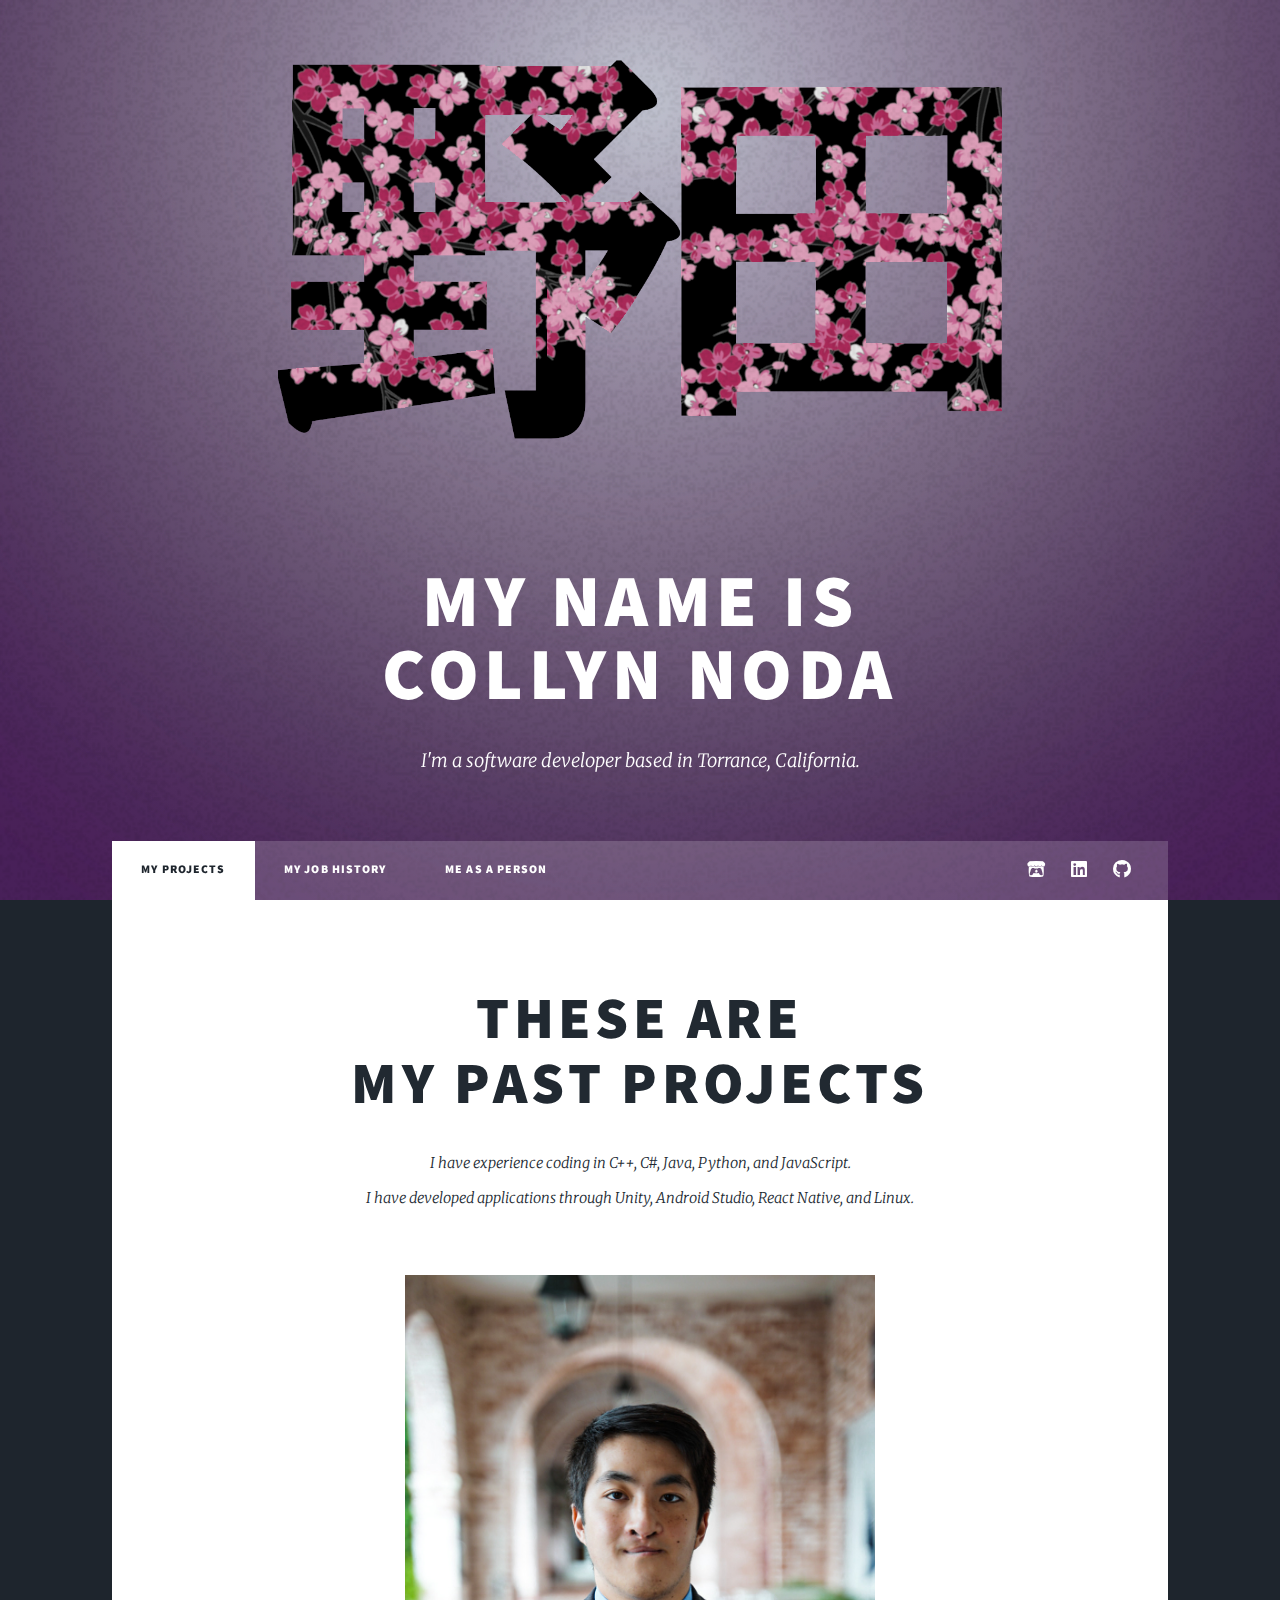
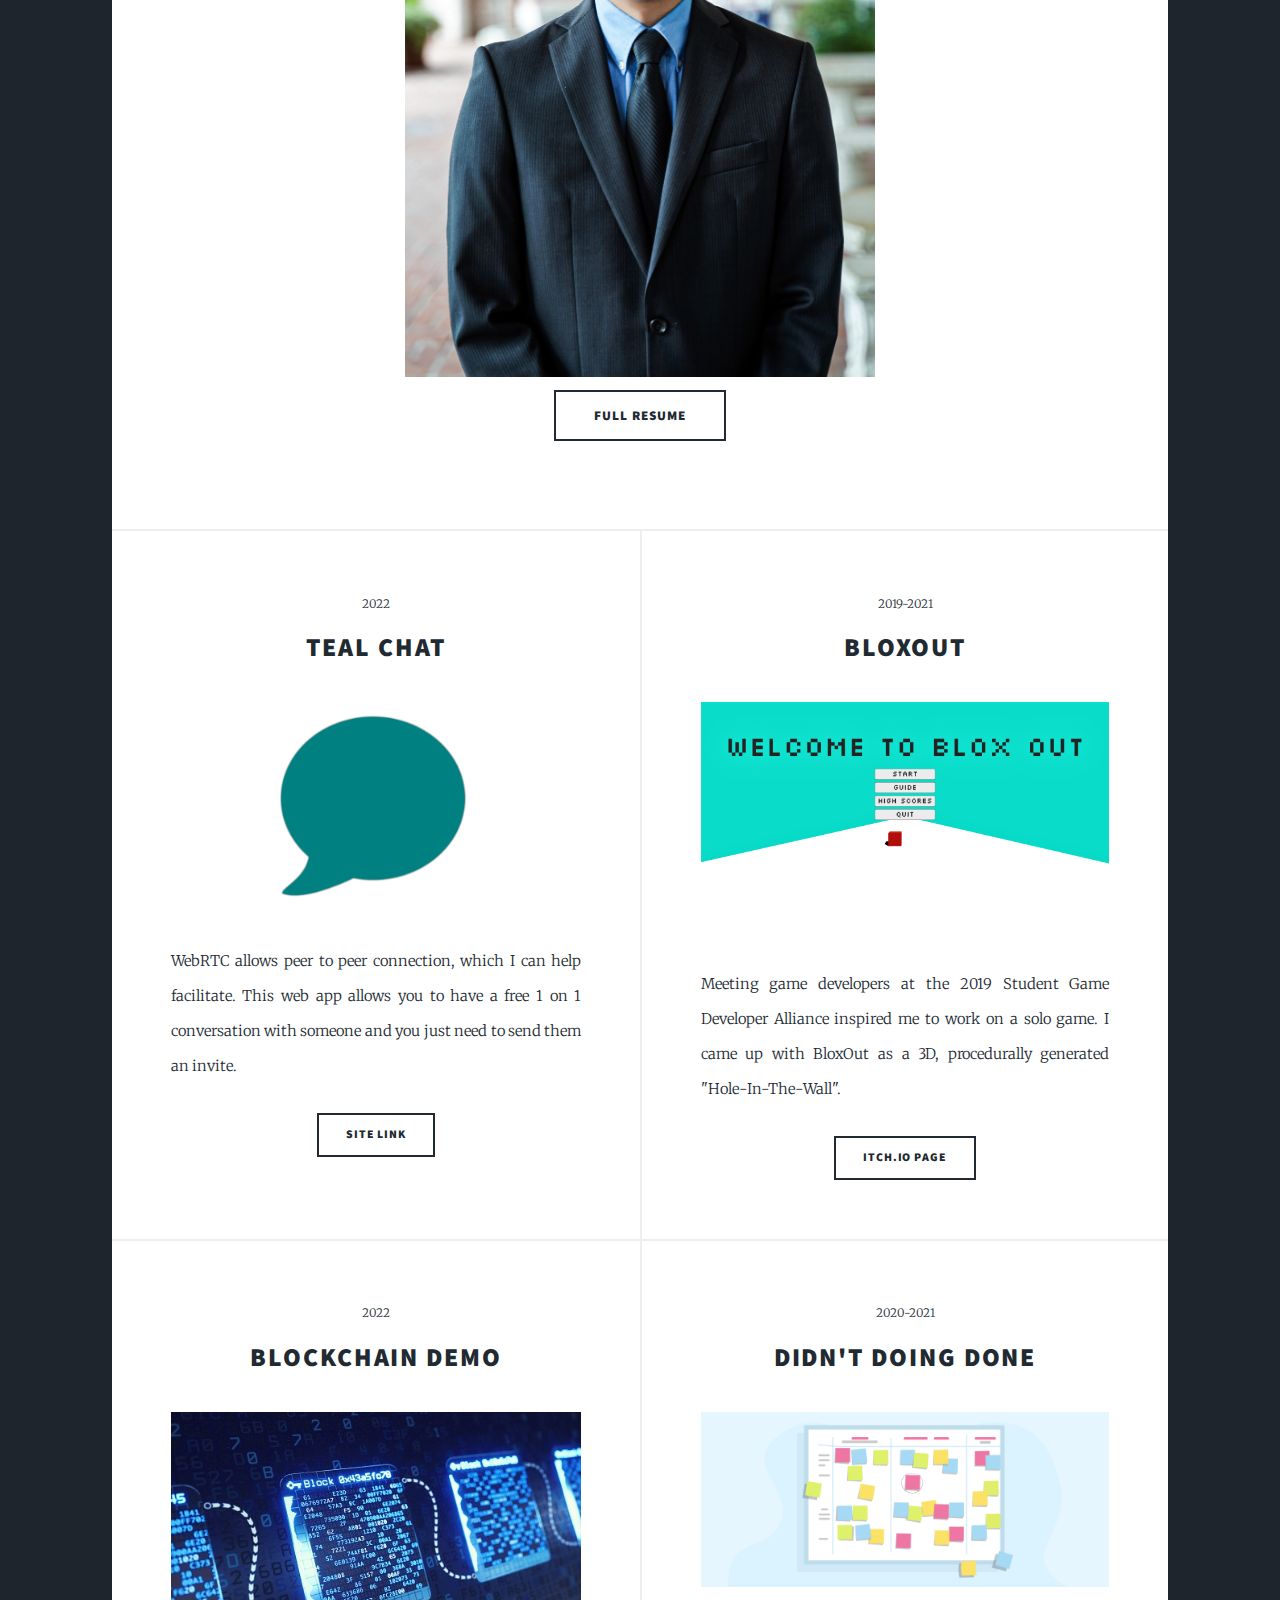
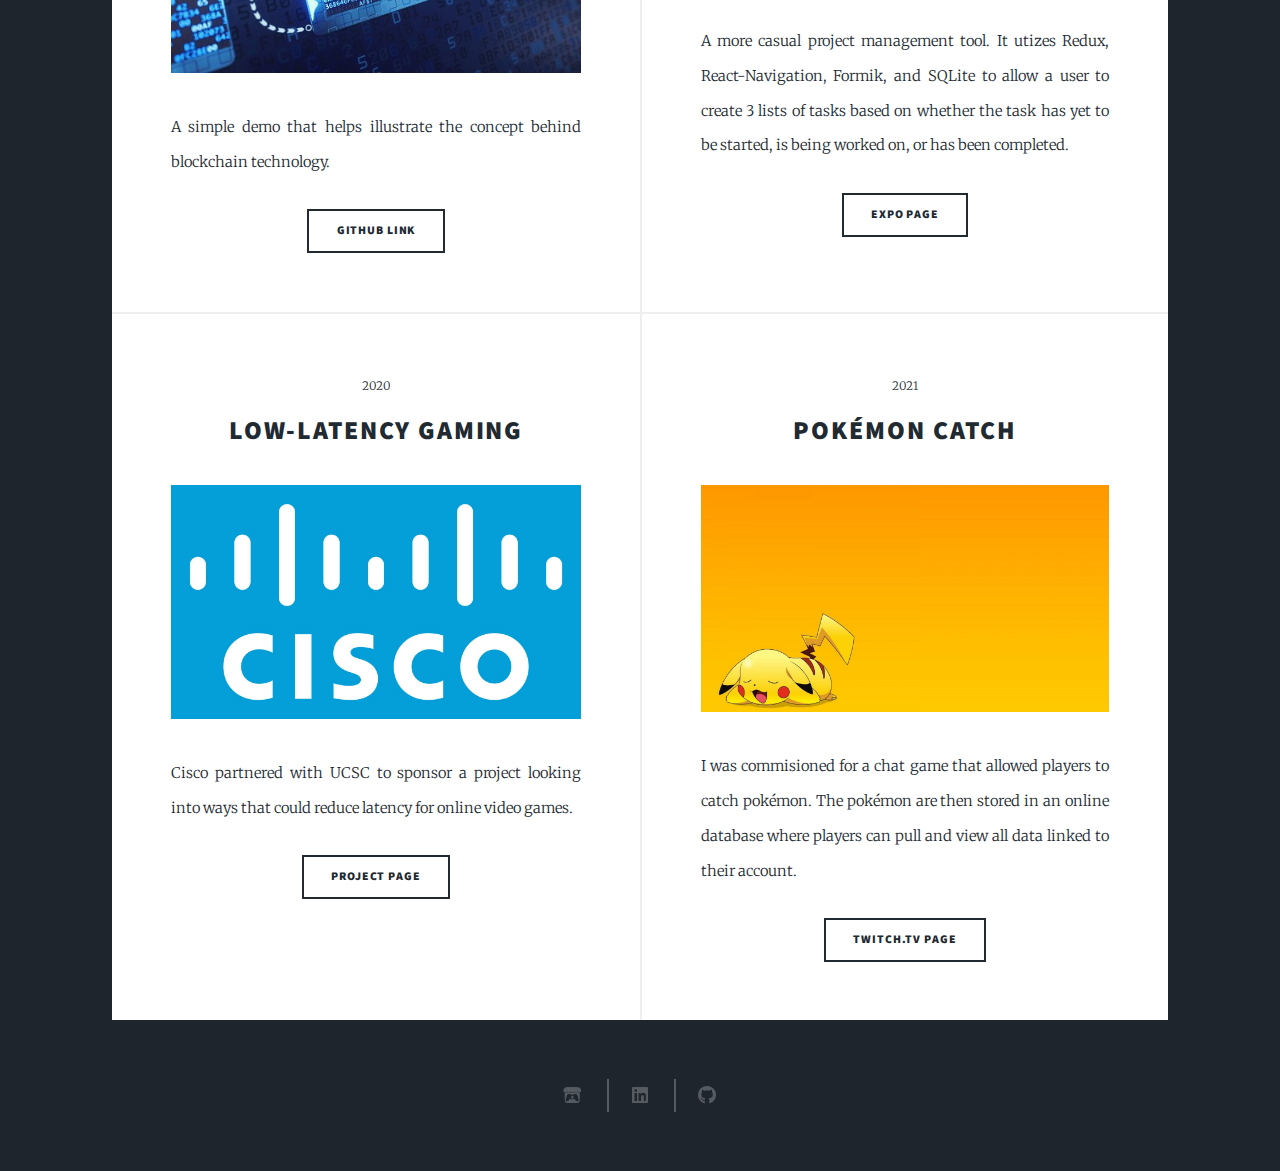
<file: index.html>
<!DOCTYPE HTML>
<!--
	Massively by HTML5 UP
	html5up.net | @ajlkn
	Free for personal and commercial use under the CCA 3.0 license (html5up.net/license)
-->
<html>
	<head>
		<title>Collyn Noda's Projects</title>
		<meta charset="utf-8" />
		<meta name="viewport" content="width=device-width, initial-scale=1, user-scalable=no" />
		<link rel="stylesheet" href="assets/css/main.css" />
		<noscript><link rel="stylesheet" href="assets/css/noscript.css" /></noscript>
	</head>
	<body class="is-preload">

		<!-- Wrapper -->
			<div id="wrapper" class="fade-in">

				<!-- Intro -->
					<div id="intro">
						<h1>My Name Is<br />
						Collyn Noda</h1>
						<p>I'm a software developer based in Torrance, California</a>.</p>
						<!-- <ul class="actions">
							<li><a href="#header" class="button icon solid solo fa-arrow-down scrolly">Continue</a></li>
						</ul> -->
					</div>


				<!-- Header -->
					<!-- <header id="header">
						<a href="index.html" class="logo">Collyn Noda</a>
					</header> -->

				<!-- Nav -->
					<nav id="nav">
						<ul class="links">
							<li class="active"><a href="index.html">My Projects</a></li>
							<li><a href="jobHistory.html">My Job History</a></li>
							<li><a href="getToKnow.html">Me as a Person</a></li>
						</ul>
						<ul class="icons">
							<li><a href="https://cnoda1397.itch.io/" class="icon brands fab fa-itch-io"><span class="label">itch.io</span></a></li>
							<li><a href="https://www.linkedin.com/in/cnoda/" class="icon brands fa-linkedin"><span class="label">linkedIn</span></a></li>
							<li><a href="https://github.com/cnoda1397" class="icon brands fa-github"><span class="label">GitHub</span></a></li>
						</ul>
					</nav>

				<!-- Main -->
					<div id="main">

						<!-- Featured Post -->
							<article class="post featured">
								<header class="major">
									<h2>These are<br />
									my past projects</h2>
									<p>I have experience coding in C++, C#, Java, Python, and JavaScript. <br/>
									I have developed applications through Unity, Android Studio, React Native, and Linux.</p>
								</header>
								<img src="images/headshot.jpeg" alt="" width="50%" height="auto"/>
								<ul class="actions special">
									<li><a href="documents/Collyn Noda_Resume.pdf" class="button large">Full Resume</a></li>
								</ul>
							</article>

						<!-- Posts -->
							<section class="posts">

								<article>
									<header>
										<span class="date">2022</span>
										<h2>Teal Chat</h2>
									</header>
									<a href="https://tealchat.netlify.app" class="image fit" ><img src="images/tealChatBubble.png" alt="" /></a>
									<p>WebRTC allows peer to peer connection, which I can help facilitate. 
										This web app allows you to have a free 1 on 1 conversation with someone 
										and you just need to send them an invite.</p>
									<ul class="actions special">
										<li><a href="https://tealchat.netlify.app" class="button">Site Link</a></li>
									</ul>
								</article>

								<article>
									<header>
										<span class="date">2019-2021</span>
										<h2 style="padding: 0px">BloxOut</h2>
									</header>
									<a href="https://cnoda1397.itch.io/blox-out" class="image fit"><img src="images/BloxOut.png" alt="" /></a>
									<p>Meeting game developers at the 2019 Student Game Developer Alliance inspired me to work on a solo game. 
										I came up with BloxOut as a 3D, procedurally generated "Hole-In-The-Wall".
									</p>
									<ul class="actions special">
										<li><a href="https://cnoda1397.itch.io/blox-out" class="button">itch.io page</a></li>
									</ul>
								</article>

								<article>
									<header>
										<span class="date">2022</span>
										<h2>Blockchain Demo</h2>
									</header>
									<a href="https://github.com/cnoda1397/BlockchainPrototype" class="image fit"><img src="images/blockchain.jpg" alt="" /></a>
									<p>A simple demo that helps illustrate the concept behind blockchain technology.</p>
									<ul class="actions special">
										<li><a href="https://github.com/cnoda1397/BlockchainPrototype" class="button">github link</a></li>
									</ul>
								</article>

								<article>
									<header>
										<span class="date">2020-2021</span>
										<h2>Didn't Doing Done</h2>
									</header>
									<a href="https://expo.io/@cnoda/projects/DidntDoingDone" class="image fit"><img src="images/scrumBoard.png" alt="" /></a>
									<p>A more casual project management tool. It utizes Redux, React-Navigation, 
										Formik, and SQLite to allow a user to create 3 lists of tasks based on whether the task has yet to be 
										started, is being worked on, or has been completed.
									</p>
									<ul class="actions special">
										<li><a href="https://expo.io/@cnoda/projects/DidntDoingDone" class="button">Expo Page</a></li>
									</ul>
								</article>
								
								<article>
									<header>
										<span class="date">2020</span>
										<h2>Low-Latency Gaming</h2>
									</header>
									<a href="https://csspp.soe.ucsc.edu/csspp19" class="image fit"><img src="images/Cisco.jpg" alt="" /></a>
									<p>Cisco partnered with UCSC to sponsor a project looking into ways that could reduce latency for online video games.</p>
									<ul class="actions special">
										<li><a href="https://csspp.soe.ucsc.edu/csspp19" class="button">project page</a></li>
									</ul>
								</article>

								<article>
									<header>
										<span class="date">2021</span>
										<h2>Pokémon Catch</h2>
									</header>
									<a href="https://www.twitch.tv/socalbuddies" class="image fit"><img src="images/pika.jpg" alt="" /></a>
									<p>I was commisioned for a chat game that allowed players to catch pokémon. The pokémon are then
										stored in an online database where players can pull and view all data linked to their account. 
									</p>
									<ul class="actions special">
										<li><a href="https://www.twitch.tv/socalbuddies" class="button">twitch.tv page</a></li>
									</ul>
								</article>

								<!-- <article>
									<header>
										<span class="date">2019</span>
										<h2>Occultus Occularus</h2>
									</header>
									<a href="https://occocgame.itch.io/occultus-ocularus" class="image fit"><img src="images/OccOcc.png" alt="" /></a>
									<p>I joined UCSC's Game Design Art Collaboration club to help with programming and level design on an awesome 2D puzzle platformer.</p>
									<ul class="actions special">
										<li><a href="https://occocgame.itch.io/occultus-ocularus" class="button">itch.io page</a></li>
									</ul>
								</article> -->
								
								
							</section>

						<!-- Footer -
							<footer>
								<div class="pagination">
									<!--<a href="#" class="previous">Prev</a>--
									<a href="#" class="page active">1</a>
									<a href="#" class="page">2</a>
									<a href="#" class="page">3</a>
									<span class="extra">&hellip;</span>
									<a href="#" class="page">8</a>
									<a href="#" class="page">9</a>
									<a href="#" class="page">10</a>
									<a href="#" class="next">Next</a>
								</div>
							</footer>-->

					</div>

				<!-- Footer --
					<footer id="footer">
						<section>
							<form method="post" action="#">
								<div class="fields">
									<div class="field">
										<label for="name">Name</label>
										<input type="text" name="name" id="name" />
									</div>
									<div class="field">
										<label for="email">Email</label>
										<input type="text" name="email" id="email" />
									</div>
									<div class="field">
										<label for="message">Message</label>
										<textarea name="message" id="message" rows="3"></textarea>
									</div>
								</div>
								<ul class="actions">
									<li><input type="submit" value="Send Message" /></li>
								</ul>
							</form>
						</section>
						<section class="split contact">
							<section class="alt">
								<h3>Address</h3>
								<p>1234 Somewhere Road #87257<br />
								Nashville, TN 00000-0000</p>
							</section>
							<section>
								<h3>Phone</h3>
								<p><a href="#">(000) 000-0000</a></p>
							</section>
							<section>
								<h3>Email</h3>
								<p><a href="#">info@untitled.tld</a></p>
							</section>
							<section>
								<h3>Social</h3>
								<ul class="icons">
									<li><a href="https://cnoda1397.itch.io/" class="icon brands fab fa-itch-io"><span class="label">itch.io</span></a></li>
									<li><a href="https://www.linkedin.com/in/collyn-noda-19b5ab159/" class="icon brands fa-linkedin"><span class="label">Facebook</span></a></li>
									<li><a href="#" class="icon brands fa-instagram"><span class="label">Instagram</span></a></li>
									<li><a href="https://github.com/cnoda1397" class="icon brands fa-github"><span class="label">GitHub</span></a></li>
								</ul>
							</section>
						</section>
					</footer>-->

				<!-- Copyright -->
					<div id="copyright">
						<ul class="icons">
							<li><a href="https://cnoda1397.itch.io/" class="icon brands fab fa-itch-io"><span class="label">itch.io</span></a></li>
							<li><a href="https://www.linkedin.com/in/cnoda/" class="icon brands fa-linkedin"><span class="label">linkedin</span></a></li>
							<li><a href="https://github.com/cnoda1397" class="icon brands fa-github"><span class="label">GitHub</span></a></li>
						</ul>					
					</div>

			</div>

		<!-- Scripts -->
			<script src="assets/js/jquery.min.js"></script>
			<script src="assets/js/jquery.scrollex.min.js"></script>
			<script src="assets/js/jquery.scrolly.min.js"></script>
			<script src="assets/js/browser.min.js"></script>
			<script src="assets/js/breakpoints.min.js"></script>
			<script src="assets/js/util.js"></script>
			<script src="assets/js/main.js"></script>

	</body>
</html>
</file>
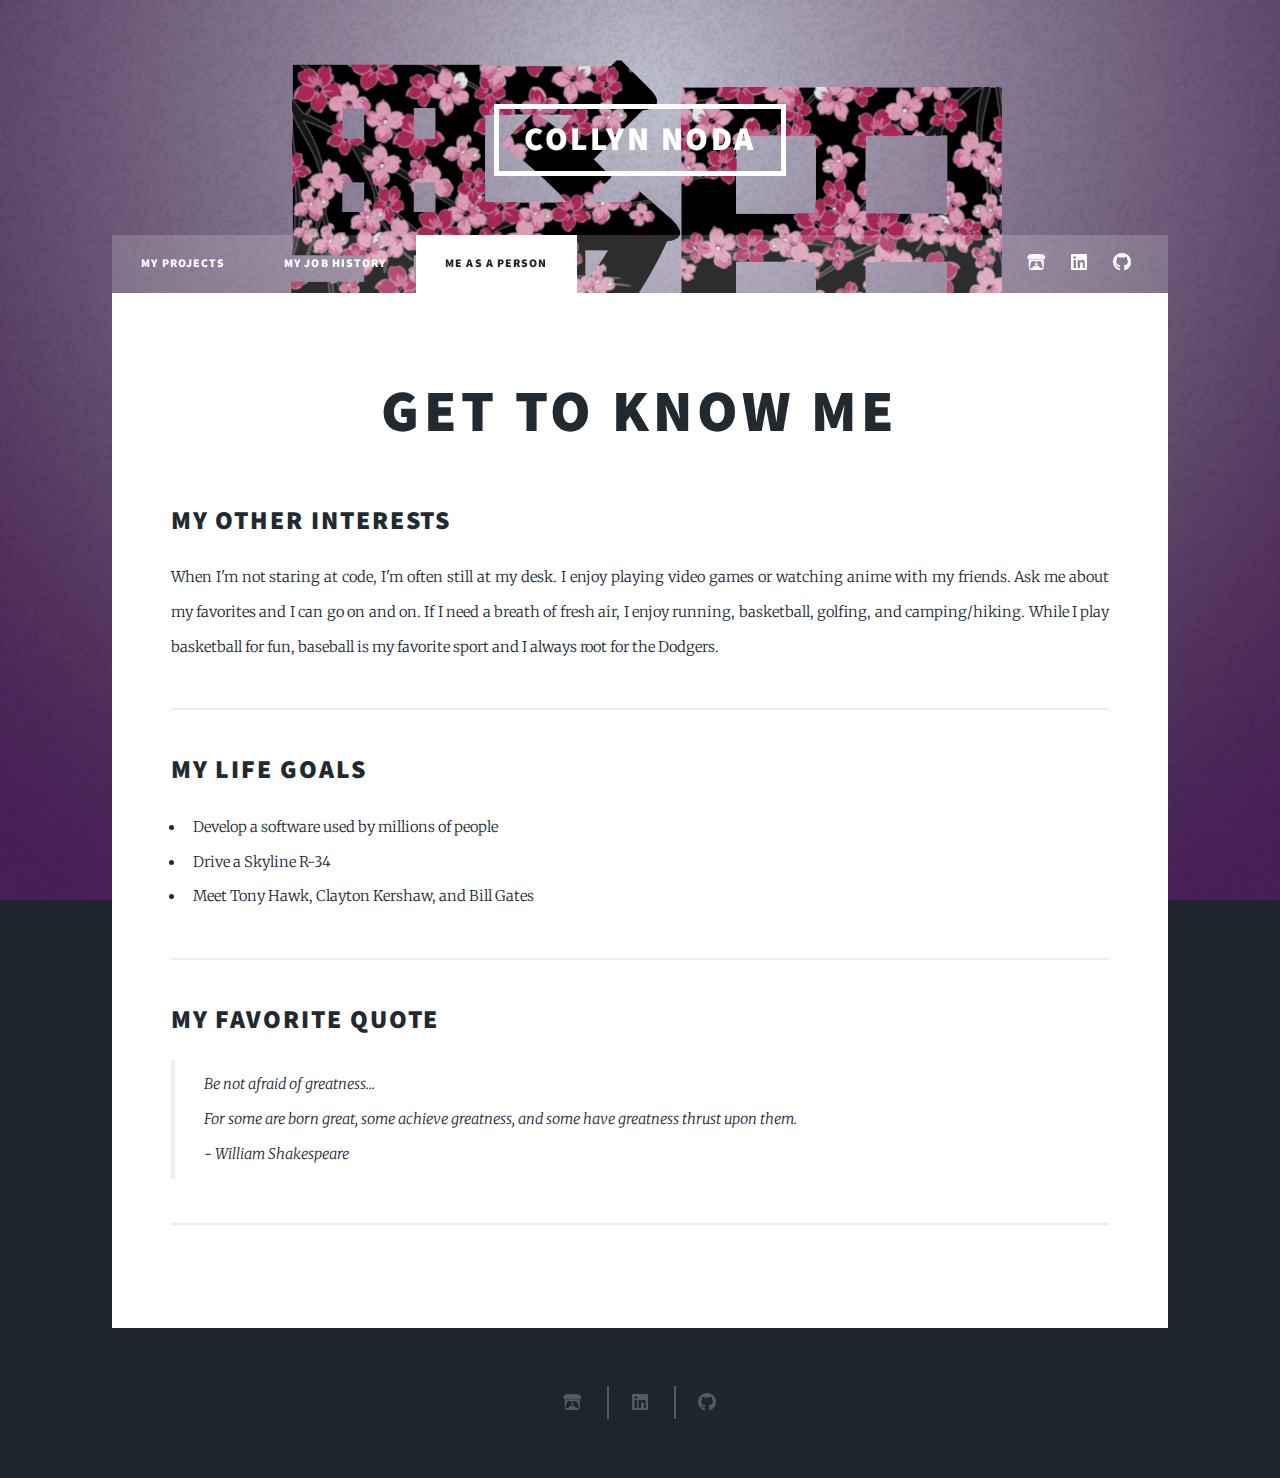
<file: getToKnow.html>
<!DOCTYPE HTML>
<!--
	Massively by HTML5 UP
	html5up.net | @ajlkn
	Free for personal and commercial use under the CCA 3.0 license (html5up.net/license)
-->
<html>
	<head>
		<title>Get to Know Collyn Noda</title>
		<meta charset="utf-8" />
		<meta name="viewport" content="width=device-width, initial-scale=1, user-scalable=no" />
		<link rel="stylesheet" href="assets/css/main.css" />
		<noscript><link rel="stylesheet" href="assets/css/noscript.css" /></noscript>
	</head>
	<body class="is-preload">

		<!-- Wrapper -->
			<div id="wrapper">

				<!-- Header -->
					<header id="header">
						<a href="index.html" class="logo">Collyn Noda</a>
					</header>

				<!-- Nav -->
					<nav id="nav">
						<ul class="links">
							<li><a href="index.html">My Projects</a></li>
							<li><a href="jobHistory.html">My Job History</a></li>
							<li class="active"><a href="getToKnow.html">Me as a Person</a></li>
						</ul>
						<ul class="icons">
							<li><a href="https://cnoda1397.itch.io/" class="icon brands fab fa-itch-io"><span class="label">itch.io</span></a></li>
							<li><a href="https://www.linkedin.com/in/collyn-noda-19b5ab159/" class="icon brands fa-linkedin"><span class="label">linkedIn</span></a></li>
							<li><a href="https://github.com/cnoda1397" class="icon brands fa-github"><span class="label">GitHub</span></a></li>
						</ul>
					</nav>

				<!-- Main -->
					<div id="main">

						<!-- Post -->
							<section class="post">
								<header class="major">
									<h1>Get to Know Me</h1>
								</header>

								<!-- Text stuff -->
									<!--<h2>Text</h2>
									<p>This is <b>bold</b> and this is <strong>strong</strong>. This is <i>italic</i> and this is <em>emphasized</em>.
									This is <sup>superscript</sup> text and this is <sub>subscript</sub> text.
									This is <u>underlined</u> and this is code: <code>for (;;) { ... }</code>.
									Finally, this is a <a href="#">link</a>.</p>
									<hr />
									<h2>Heading Level 2</h2>
									<h3>Heading Level 3</h3>
									<h4>Heading Level 4</h4>
									<h5>Heading Level 5</h5>
									<h6>Heading Level 6</h6>
									<hr />
									<header>
										<h2>Heading with a Subtitle</h2>
										<p>Lorem ipsum dolor sit amet nullam id egestas urna aliquam</p>
									</header>
									<p>Nunc lacinia ante nunc ac lobortis. Interdum adipiscing gravida odio porttitor sem non mi integer non faucibus ornare mi ut ante amet placerat aliquet. Volutpat eu sed ante lacinia sapien lorem accumsan varius montes viverra nibh in adipiscing blandit tempus accumsan.</p>
									<header>
										<h3>Heading with a Subtitle</h3>
										<p>Lorem ipsum dolor sit amet nullam id egestas urna aliquam</p>
									</header>
									<p>Nunc lacinia ante nunc ac lobortis. Interdum adipiscing gravida odio porttitor sem non mi integer non faucibus ornare mi ut ante amet placerat aliquet. Volutpat eu sed ante lacinia sapien lorem accumsan varius montes viverra nibh in adipiscing blandit tempus accumsan.</p>
									<header>
										<h4>Heading with a Subtitle</h4>
										<p>Lorem ipsum dolor sit amet nullam id egestas urna aliquam</p>
									</header>
									<p>Nunc lacinia ante nunc ac lobortis. Interdum adipiscing gravida odio porttitor sem non mi integer non faucibus ornare mi ut ante amet placerat aliquet. Volutpat eu sed ante lacinia sapien lorem accumsan varius montes viverra nibh in adipiscing blandit tempus accumsan.</p>

									<hr /> -->
									<h2>My Other Interests</h2>
									<p>When I'm not staring at code, I'm often still at my desk. I enjoy playing video games or watching anime with my friends. Ask me about my favorites and I can go on and on.
									If I need a breath of fresh air, I enjoy running, basketball, golfing, and camping/hiking. While I play basketball for fun, baseball is my favorite sport
									and I always root for the Dodgers.
									</p>
									<hr/>
									
								<!-- Lists -->
									<h2>My Life Goals</h2>
									<ul>
										<li>Develop a software used by millions of people</li>
										<li>Drive a Skyline R-34</li>
										<li>Meet Tony Hawk, Clayton Kershaw, and Bill Gates</li>
									</ul>
									<hr/>
									<!--<div class="row">
										<div class="col-6 col-12-small">

											<h3>Unordered</h3>
											<ul>
												<li>Dolor pulvinar etiam.</li>
												<li>Sagittis lorem eleifend.</li>
												<li>Felis feugiat dolore viverra.</li>
												<li>Dolor pulvinar etiam.</li>
											</ul>

											<h3>Alternate</h3>
											<ul class="alt">
												<li>Dolor pulvinar etiam etiam.</li>
												<li>Sagittis adipiscing eleifend.</li>
												<li>Felis enim dolore viverra.</li>
												<li>Dolor pulvinar etiam etiam.</li>
											</ul>

										</div>
										<div class="col-6 col-12-small">

											<h3>Ordered</h3>
											<ol>
												<li>Dolor pulvinar etiam.</li>
												<li>Etiam vel felis at viverra.</li>
												<li>Felis enim feugiat magna.</li>
												<li>Etiam vel felis nullam.</li>
												<li>Felis enim et tempus.</li>
											</ol>

											<h3>Icons</h3>
											<ul class="icons">
												<li><a href="#" class="icon brands fa-twitter"><span class="label">Twitter</span></a></li>
												<li><a href="#" class="icon brands fa-facebook-f"><span class="label">Facebook</span></a></li>
												<li><a href="#" class="icon brands fa-instagram"><span class="label">Instagram</span></a></li>
												<li><a href="#" class="icon brands fa-github"><span class="label">Github</span></a></li>
												<li><a href="#" class="icon brands fa-dribbble"><span class="label">Dribbble</span></a></li>
											</ul>
											<ul class="icons alt">
												<li><a href="#" class="icon brands alt fa-twitter"><span class="label">Twitter</span></a></li>
												<li><a href="#" class="icon brands alt fa-facebook-f"><span class="label">Facebook</span></a></li>
												<li><a href="#" class="icon brands alt fa-instagram"><span class="label">Instagram</span></a></li>
												<li><a href="#" class="icon brands alt fa-github"><span class="label">Github</span></a></li>
												<li><a href="#" class="icon brands alt fa-dribbble"><span class="label">Dribbble</span></a></li>
											</ul>

										</div>
									</div>
									<h3>Definition</h3>
									<dl>
										<dt>Item 1</dt>
										<dd>
											<p>Lorem ipsum dolor vestibulum ante ipsum primis in faucibus vestibulum. Blandit adipiscing eu felis iaculis volutpat ac adipiscing accumsan eu faucibus. Integer ac pellentesque praesent.</p>
										</dd>
										<dt>Item 2</dt>
										<dd>
											<p>Lorem ipsum dolor vestibulum ante ipsum primis in faucibus vestibulum. Blandit adipiscing eu felis iaculis volutpat ac adipiscing accumsan eu faucibus. Integer ac pellentesque praesent.</p>
										</dd>
										<dt>Item 3</dt>
										<dd>
											<p>Lorem ipsum dolor vestibulum ante ipsum primis in faucibus vestibulum. Blandit adipiscing eu felis iaculis volutpat ac adipiscing accumsan eu faucibus. Integer ac pellentesque praesent.</p>
										</dd>
									</dl>

									<h3>Actions</h3>
									<ul class="actions">
										<li><a href="#" class="button primary">Primary</a></li>
										<li><a href="#" class="button">Default</a></li>
									</ul>
									<ul class="actions small">
										<li><a href="#" class="button primary small">Small</a></li>
										<li><a href="#" class="button small">Small</a></li>
									</ul>
									<div class="row">
										<div class="col-6 col-12-small">
											<ul class="actions stacked">
												<li><a href="#" class="button primary">Default</a></li>
												<li><a href="#" class="button">Default</a></li>
											</ul>
										</div>
										<div class="col-6 col-12-small">
											<ul class="actions stacked">
												<li><a href="#" class="button primary small">Small</a></li>
												<li><a href="#" class="button small">Small</a></li>
											</ul>
										</div>
									</div>
									<div class="row">
										<div class="col-6 col-12-small">
											<ul class="actions stacked">
												<li><a href="#" class="button primary fit">Default</a></li>
												<li><a href="#" class="button fit">Default</a></li>
											</ul>
										</div>
										<div class="col-6 col-12-small">
											<ul class="actions stacked">
												<li><a href="#" class="button primary small fit">Small</a></li>
												<li><a href="#" class="button small fit">Small</a></li>
											</ul>
										</div>
									</div>

									<hr />-->

								<!-- Blockquote -->
									<h2>My favorite Quote</h2>
									<blockquote>Be not afraid of greatness...<br>
									For some are born great, some achieve greatness, and some have greatness thrust upon them. <br>
									- William Shakespeare</blockquote>
									<hr />
								<!-- Table --
									<h2>Table</h2>

									<h3>Default</h3>
									<div class="table-wrapper">
										<table>
											<thead>
												<tr>
													<th>Name</th>
													<th>Description</th>
													<th>Price</th>
												</tr>
											</thead>
											<tbody>
												<tr>
													<td>Item 1</td>
													<td>Ante turpis integer aliquet porttitor.</td>
													<td>29.99</td>
												</tr>
												<tr>
													<td>Item 2</td>
													<td>Vis ac commodo adipiscing arcu aliquet.</td>
													<td>19.99</td>
												</tr>
												<tr>
													<td>Item 3</td>
													<td> Morbi faucibus arcu accumsan lorem.</td>
													<td>29.99</td>
												</tr>
												<tr>
													<td>Item 4</td>
													<td>Vitae integer tempus condimentum.</td>
													<td>19.99</td>
												</tr>
												<tr>
													<td>Item 5</td>
													<td>Ante turpis integer aliquet porttitor.</td>
													<td>29.99</td>
												</tr>
											</tbody>
											<tfoot>
												<tr>
													<td colspan="2"></td>
													<td>100.00</td>
												</tr>
											</tfoot>
										</table>
									</div>

									<h3>Alternate</h3>
									<div class="table-wrapper">
										<table class="alt">
											<thead>
												<tr>
													<th>Name</th>
													<th>Description</th>
													<th>Price</th>
												</tr>
											</thead>
											<tbody>
												<tr>
													<td>Item 1</td>
													<td>Ante turpis integer aliquet porttitor.</td>
													<td>29.99</td>
												</tr>
												<tr>
													<td>Item 2</td>
													<td>Vis ac commodo adipiscing arcu aliquet.</td>
													<td>19.99</td>
												</tr>
												<tr>
													<td>Item 3</td>
													<td> Morbi faucibus arcu accumsan lorem.</td>
													<td>29.99</td>
												</tr>
												<tr>
													<td>Item 4</td>
													<td>Vitae integer tempus condimentum.</td>
													<td>19.99</td>
												</tr>
												<tr>
													<td>Item 5</td>
													<td>Ante turpis integer aliquet porttitor.</td>
													<td>29.99</td>
												</tr>
											</tbody>
											<tfoot>
												<tr>
													<td colspan="2"></td>
													<td>100.00</td>
												</tr>
											</tfoot>
										</table>
									</div>

									<hr />-->

								<!-- Buttons --
									<h2>Buttons</h2>
									<ul class="actions">
										<li><a href="#" class="button primary">Primary</a></li>
										<li><a href="#" class="button">Default</a></li>
									</ul>
									<ul class="actions">
										<li><a href="#" class="button primary large">Large</a></li>
										<li><a href="#" class="button">Default</a></li>
										<li><a href="#" class="button small">Small</a></li>
									</ul>
									<ul class="actions fit">
										<li><a href="#" class="button primary fit">Fit</a></li>
										<li><a href="#" class="button fit">Fit</a></li>
									</ul>
									<ul class="actions fit small">
										<li><a href="#" class="button primary fit small">Fit + Small</a></li>
										<li><a href="#" class="button fit small">Fit + Small</a></li>
									</ul>
									<ul class="actions">
										<li><a href="#" class="button primary icon solid fa-search">Icon</a></li>
										<li><a href="#" class="button icon solid fa-download">Icon</a></li>
									</ul>
									<ul class="actions">
										<li><span class="button primary disabled">Primary</span></li>
										<li><span class="button disabled">Default</span></li>
									</ul>

									<hr />-->

								<!-- Form --
									<h2>Form</h2>

									<form method="post" action="#">
										<div class="row gtr-uniform">
											<div class="col-6 col-12-xsmall">
												<input type="text" name="demo-name" id="demo-name" value="" placeholder="Name" />
											</div>
											<div class="col-6 col-12-xsmall">
												<input type="email" name="demo-email" id="demo-email" value="" placeholder="Email" />
											</div>
											<!-- Break --
											<div class="col-12">
												<select name="demo-category" id="demo-category">
													<option value="">- Category -</option>
													<option value="1">Manufacturing</option>
													<option value="1">Shipping</option>
													<option value="1">Administration</option>
													<option value="1">Human Resources</option>
												</select>
											</div>
											<!-- Break --
											<div class="col-4 col-12-small">
												<input type="radio" id="demo-priority-low" name="demo-priority" checked>
												<label for="demo-priority-low">Low</label>
											</div>
											<div class="col-4 col-12-small">
												<input type="radio" id="demo-priority-normal" name="demo-priority">
												<label for="demo-priority-normal">Normal</label>
											</div>
											<div class="col-4 col-12-small">
												<input type="radio" id="demo-priority-high" name="demo-priority">
												<label for="demo-priority-high">High</label>
											</div>
											<!-- Break --
											<div class="col-6 col-12-small">
												<input type="checkbox" id="demo-copy" name="demo-copy">
												<label for="demo-copy">Email me a copy</label>
											</div>
											<div class="col-6 col-12-small">
												<input type="checkbox" id="demo-human" name="demo-human" checked>
												<label for="demo-human">I am a human</label>
											</div>
											<!-- Break --
											<div class="col-12">
												<textarea name="demo-message" id="demo-message" placeholder="Enter your message" rows="6"></textarea>
											</div>
											<!-- Break --
											<div class="col-12">
												<ul class="actions">
													<li><input type="submit" value="Send Message" class="primary" /></li>
													<li><input type="reset" value="Reset" /></li>
												</ul>
											</div>
										</div>
									</form>

									<hr />

								<!-- Image --
									<h2>Image</h2>

									<h3>Fit</h3>
									<span class="image fit"><img src="images/pic01.jpg" alt="" /></span>
									<div class="box alt">
										<div class="row gtr-50 gtr-uniform">
											<div class="col-4"><span class="image fit"><img src="images/pic02.jpg" alt="" /></span></div>
											<div class="col-4"><span class="image fit"><img src="images/pic03.jpg" alt="" /></span></div>
											<div class="col-4"><span class="image fit"><img src="images/pic04.jpg" alt="" /></span></div>
											<!-- Break --
											<div class="col-4"><span class="image fit"><img src="images/pic04.jpg" alt="" /></span></div>
											<div class="col-4"><span class="image fit"><img src="images/pic02.jpg" alt="" /></span></div>
											<div class="col-4"><span class="image fit"><img src="images/pic03.jpg" alt="" /></span></div>
											<!-- Break --
											<div class="col-4"><span class="image fit"><img src="images/pic03.jpg" alt="" /></span></div>
											<div class="col-4"><span class="image fit"><img src="images/pic04.jpg" alt="" /></span></div>
											<div class="col-4"><span class="image fit"><img src="images/pic02.jpg" alt="" /></span></div>
										</div>
									</div>

									<h3>Left &amp; Right</h3>
									<p><span class="image left"><img src="images/pic08.jpg" alt="" /></span>Lorem ipsum dolor sit accumsan interdum nisi, quis tincidunt felis sagittis eget. tempus euismod. Vestibulum ante ipsum primis in faucibus vestibulum. Blandit adipiscing eu felis iaculis volutpat ac adipiscing accumsan eu faucibus. Integer ac pellentesque praesent tincidunt felis sagittis eget. tempus euismod. Vestibulum ante ipsum primis sagittis eget. tempus euismod. Vestibulum ante ipsum primis in faucibus vestibulum. Blandit adipiscing eu felis iaculis volutpat ac adipiscing accumsan eu faucibus. Integer ac pellentesque praesent tincidunt felis sagittis eget. tempus euismod. Vestibulum ante ipsum primis in faucibus vestibulum. Blandit adipiscing eu felis iaculis volutpat ac adipiscing accumsan eu faucibus. Integer ac pellentesque praesent. Vestibulum ante ipsum primis in faucibus magna blandit adipiscing eu felis iaculis.</p>
									<p><span class="image right"><img src="images/pic09.jpg" alt="" /></span>Lorem ipsum dolor sit accumsan interdum nisi, quis tincidunt felis sagittis eget. tempus euismod. Vestibulum ante ipsum primis in faucibus vestibulum. Blandit adipiscing eu felis iaculis volutpat ac adipiscing accumsan eu faucibus. Integer ac pellentesque praesent tincidunt felis sagittis eget. tempus euismod. Vestibulum ante ipsum primis sagittis eget. tempus euismod. Vestibulum ante ipsum primis in faucibus vestibulum. Blandit adipiscing eu felis iaculis volutpat ac adipiscing accumsan eu faucibus. Integer ac pellentesque praesent tincidunt felis sagittis eget. tempus euismod. Vestibulum ante ipsum primis in faucibus vestibulum. Blandit adipiscing eu felis iaculis volutpat ac adipiscing accumsan eu faucibus. Integer ac pellentesque praesent. Vestibulum ante ipsum primis in faucibus magna blandit adipiscing eu felis iaculis.</p>

									<hr />

								<!-- Box --
									<h2>Box</h2>
									<div class="box">
										<p>Felis sagittis eget tempus primis in faucibus vestibulum. Blandit adipiscing eu felis iaculis volutpat ac adipiscing accumsan eu faucibus. Integer ac pellentesque praesent tincidunt felis sagittis eget. tempus euismod. Magna sed etiam ante ipsum primis in faucibus vestibulum. Blandit adipiscing eu ipsum primis in faucibus vestibulum. Blandit adipiscing eu felis iaculis volutpat ac adipiscing accumsan eu faucibus lorem ipsum dolor sit amet nullam. Integer ac pellentesque praesent tincidunt felis sagittis eget. tempus euismod. Vestibulum ante ipsum primis sagittis eget. tempus euismod. Vestibulum ante ipsum primis in faucibus vestibulum. Blandit adipiscing eu felis iaculis volutpat ac adipiscing accumsan eu faucibus. Integer ac pellentesque praesent tincidunt felis sagittis eget. tempus euismod. Vestibulum ante ipsum primis in faucibus vestibulum. Blandit adipiscing eu felis iaculis volutpat ac adipiscing accumsan eu faucibus. Integer ac pellentesque praesent. Vestibulum ante ipsum primis in faucibus magna blandit adipiscing eu felis iaculis volutpat lorem ipsum dolor.</p>
									</div>

									<hr />

								<!-- Preformatted Code --
									<h2>Preformatted</h2>
									<pre><code>i = 0;

while (!deck.isInOrder()) {
    print 'Iteration ' + i;
    deck.shuffle();
    i++;
}

print 'It took ' + i + ' iterations to sort the deck.';
</code></pre>

							</section>-->

					</div> <!--End of Main-->

				<!-- Footer --
					<footer id="footer">
						<section>
							<form method="post" action="#">
								<div class="fields">
									<div class="field">
										<label for="name">Name</label>
										<input type="text" name="name" id="name" />
									</div>
									<div class="field">
										<label for="email">Email</label>
										<input type="text" name="email" id="email" />
									</div>
									<div class="field">
										<label for="message">Message</label>
										<textarea name="message" id="message" rows="3"></textarea>
									</div>
								</div>
								<ul class="actions">
									<li><input type="submit" value="Send Message" /></li>
								</ul>
							</form>
						</section>
						<section class="split contact">
							<section class="alt">
								<h3>Address</h3>
								<p>1234 Somewhere Road #87257<br />
								Nashville, TN 00000-0000</p>
							</section>
							<section>
								<h3>Phone</h3>
								<p><a href="#">(000) 000-0000</a></p>
							</section>
							<section>
								<h3>Email</h3>
								<p><a href="#">info@untitled.tld</a></p>
							</section>
							<section>
								<h3>Social</h3>
								<ul class="icons alt">
									<li><a href="#" class="icon brands alt fa-twitter"><span class="label">Twitter</span></a></li>
									<li><a href="#" class="icon brands alt fa-facebook-f"><span class="label">Facebook</span></a></li>
									<li><a href="#" class="icon brands alt fa-instagram"><span class="label">Instagram</span></a></li>
									<li><a href="#" class="icon brands alt fa-github"><span class="label">GitHub</span></a></li>
								</ul>
							</section>
						</section>
					</footer>

				<!-- Copyright -->
					<div id="copyright">
						<!--<ul><li>&copy; Untitled</li><li>Design: <a href="https://html5up.net">HTML5 UP</a></li></ul>-->
						<ul class="icons">
							<li><a href="https://cnoda1397.itch.io/" class="icon brands fab fa-itch-io"><span class="label">itch.io</span></a></li>
							<li><a href="https://www.linkedin.com/in/cnoda/" class="icon brands fa-linkedin"><span class="label">linkedin</span></a></li>
							<li><a href="https://github.com/cnoda1397" class="icon brands fa-github"><span class="label">GitHub</span></a></li>
						</ul>	
					</div>

			</div>

		<!-- Scripts -->
			<script src="assets/js/jquery.min.js"></script>
			<script src="assets/js/jquery.scrollex.min.js"></script>
			<script src="assets/js/jquery.scrolly.min.js"></script>
			<script src="assets/js/browser.min.js"></script>
			<script src="assets/js/breakpoints.min.js"></script>
			<script src="assets/js/util.js"></script>
			<script src="assets/js/main.js"></script>

	</body>
</html>
</file>
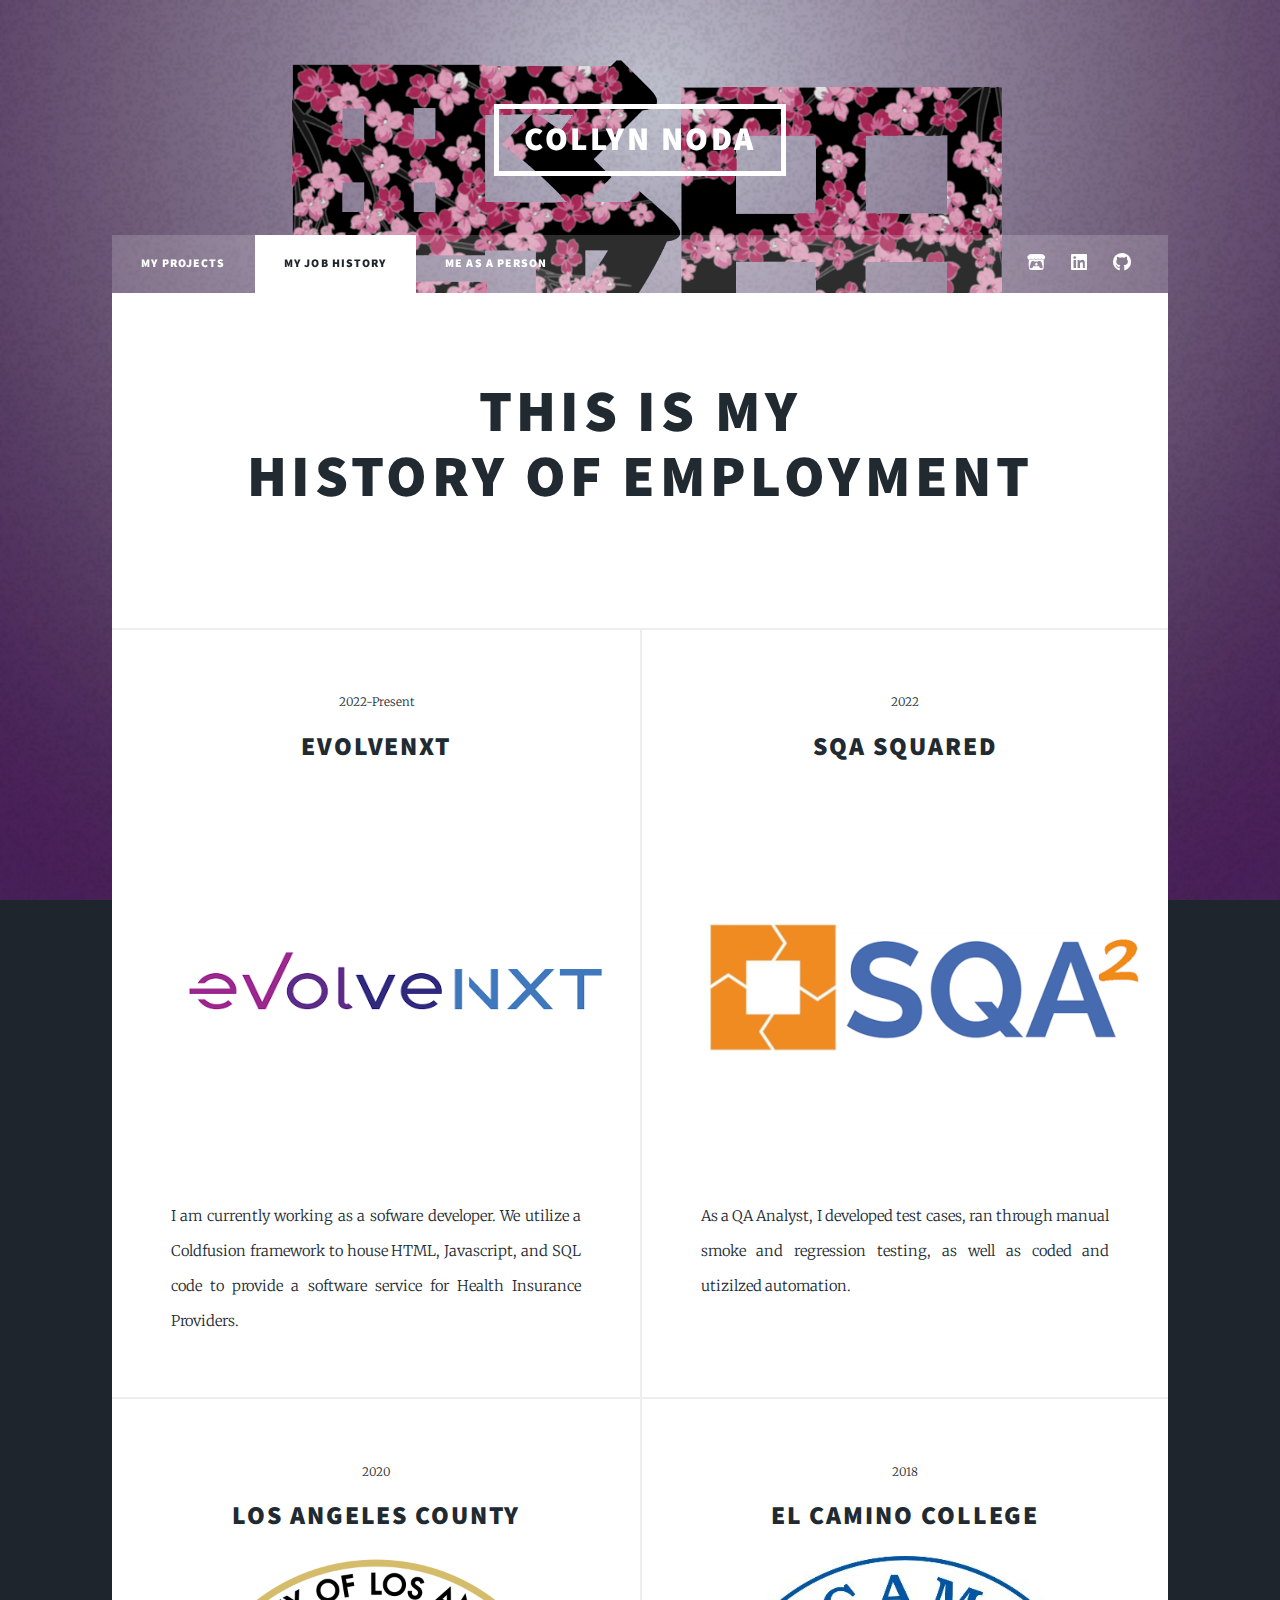
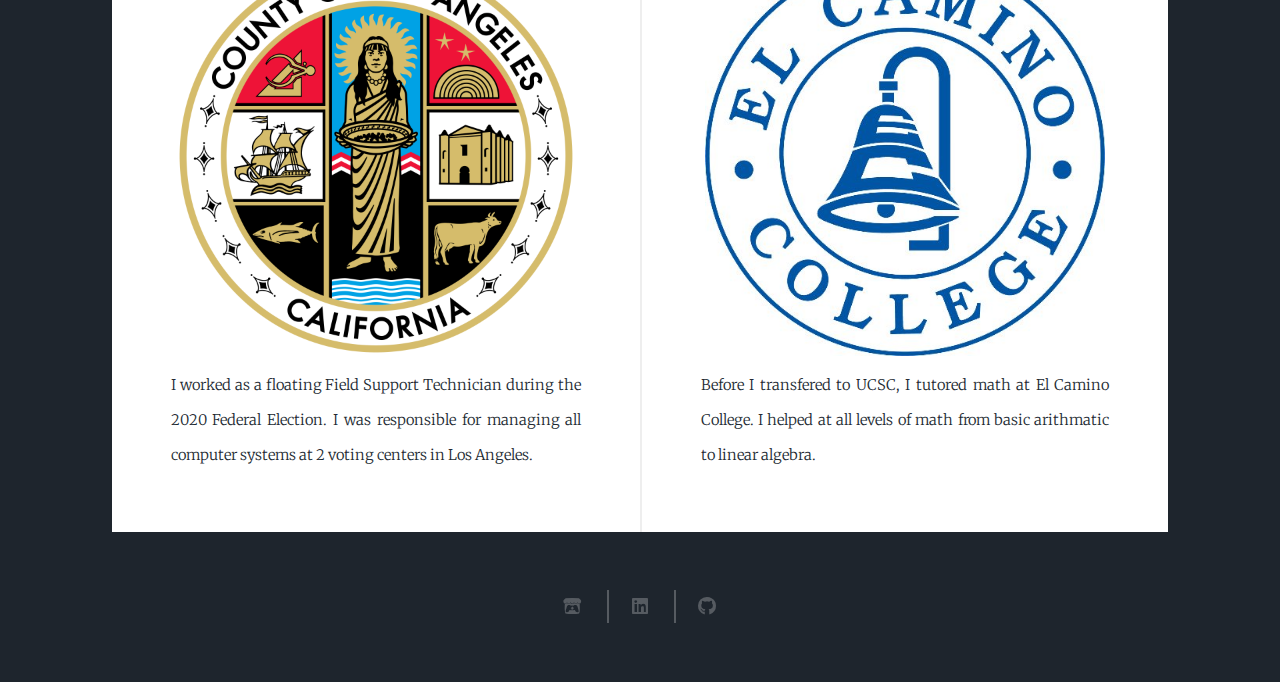
<file: jobHistory.html>
<!DOCTYPE HTML>
<!--
	Massively by HTML5 UP
	html5up.net | @ajlkn
	Free for personal and commercial use under the CCA 3.0 license (html5up.net/license)
-->
<html>
	<head>
		<title>Collyn Noda's Job History</title>
		<meta charset="utf-8" />
		<meta name="viewport" content="width=device-width, initial-scale=1, user-scalable=no" />
		<link rel="stylesheet" href="assets/css/main.css" />
		<noscript><link rel="stylesheet" href="assets/css/noscript.css" /></noscript>
	</head>
	<body class="is-preload">

		<!-- Wrapper -->
			<div id="wrapper">

				<!-- Header -->
					<header id="header">
						<a href="index.html" class="logo">Collyn Noda</a>
					</header>

				<!-- Nav -->
					<nav id="nav">
						<ul class="links">
							<li><a href="index.html">My Projects</a></li>
							<li class="active"><a href="jobHistory.html">My Job History</a></li>
							<li><a href="getToKnow.html">Me as a Person</a></li>
						</ul>
						<ul class="icons">
							<li><a href="https://cnoda1397.itch.io/" class="icon brands fab fa-itch-io"><span class="label">itch.io</span></a></li>
							<li><a href="https://www.linkedin.com/in/cnoda/" class="icon brands fa-linkedin"><span class="label">linkedIn</span></a></li>
							<li><a href="https://github.com/cnoda1397" class="icon brands fa-github"><span class="label">GitHub</span></a></li>
						</ul>
					</nav>

				<!-- Main -->
					<div id="main">

						<!-- Post -->
							<section class="post">
								<header class="major">
									<h1>This is my<br />
									History of Employment</h1>
								</header>
								
							</section>
						
							<!-- Posts -->
							<section class="posts">

								<article>
									<header>
										<span class="date">2022-Present</span>
										<h2>EvolveNXT</h2>
									</header>
									<img src="images/enxt.png" alt="" width="450" height="400"/>
									<p>I am currently working as a sofware developer. We utilize a Coldfusion framework to house HTML, Javascript, and SQL code to provide a software service for Health Insurance Providers.</p>
								</article>
								<article>
									<header>
										<span class="date">2022</span>
										<h2>SQA Squared</h2>
									</header>
									<img src="images/sqaSquared.png" alt="" width="450" height="400"/>
									<p>As a QA Analyst, I developed test cases, ran through manual smoke and regression testing, as well as coded and utizilzed automation.</p>
								</article>

								<!-- <article>
									<header>
										<span class="date">2021-2022</span>
										<h2>Ralphs</h2>
									</header>
									<img src="images/ralphs-logo.jpg" alt="" width="450" height="400"/>
									<p>I served meat and seafood to customers and stock both 
										red meats and prepackaged meats.</p>
								</article> -->

								<article>
									<header>
										<span class="date">2020</span>
										<h2>Los Angeles County</h2>
									</header>
									<img src="images/laCounty.png" alt="" width="400" height="400"/>
									<p>I worked as a floating Field Support Technician during the 2020 Federal Election. 
										I was responsible for managing all computer systems at 2 voting centers in Los Angeles.</p>
								</article>
								
								<!-- <article>
									<header>
										<span class="date">2018</span>
										<h2>University of California Santa Cruz</h2>
									</header>
									<img src="images/ucsc.jpg" alt="" width="400" height="400"/>
									<p>I was a Food Service Worker at UCSC. I was tasked with helping prepare and serve meals, taking care of 
										customer complaints, and cleaning up the dining hall. </p>
								</article> -->

								<article>
									<header>
										<span class="date">2018</span>
										<h2>El Camino College</h2>
									</header>
									<img src="images/elCo.jpg" alt="" width="400" height="400"/>
									<p>Before I transfered to UCSC, I tutored math at El Camino College. 
										I helped at all levels of math from basic arithmatic to linear algebra. </p>
								</article>
								
							</section>
					</div>

				<!-- Copyright -->
					<div id="copyright">
						<ul class="icons">
							<li><a href="https://cnoda1397.itch.io/" class="icon brands fab fa-itch-io"><span class="label">itch.io</span></a></li>
							<li><a href="https://www.linkedin.com/in/cnoda/" class="icon brands fa-linkedin"><span class="label">linkedin</span></a></li>
							<li><a href="https://github.com/cnoda1397" class="icon brands fa-github"><span class="label">GitHub</span></a></li>
						</ul>					
					</div>

			</div>

		<!-- Scripts -->
			<script src="assets/js/jquery.min.js"></script>
			<script src="assets/js/jquery.scrollex.min.js"></script>
			<script src="assets/js/jquery.scrolly.min.js"></script>
			<script src="assets/js/browser.min.js"></script>
			<script src="assets/js/breakpoints.min.js"></script>
			<script src="assets/js/util.js"></script>
			<script src="assets/js/main.js"></script>

	</body>
</html>
</file>
<file: assets/css/main.css>
@import url(fontawesome-all.min.css);
@import url("https://fonts.googleapis.com/css?family=Merriweather:300,700,300italic,700italic|Source+Sans+Pro:900");

/*
	Massively by HTML5 UP
	html5up.net | @ajlkn
	Free for personal and commercial use under the CCA 3.0 license (html5up.net/license)
*/

html, body, div, span, applet, object,
iframe, h1, h2, h3, h4, h5, h6, p, blockquote,
pre, a, abbr, acronym, address, big, cite,
code, del, dfn, em, img, ins, kbd, q, s, samp,
small, strike, strong, sub, sup, tt, var, b,
u, i, center, dl, dt, dd, ol, ul, li, fieldset,
form, label, legend, table, caption, tbody,
tfoot, thead, tr, th, td, article, aside,
canvas, details, embed, figure, figcaption,
footer, header, hgroup, menu, nav, output, ruby,
section, summary, time, mark, audio, video {
	margin: 0;
	padding: 0;
	border: 0;
	font-size: 100%;
	font: inherit;
	vertical-align: baseline;
}

article, aside, details, figcaption, figure,
footer, header, hgroup, menu, nav, section {
	display: block;}

body {
	line-height: 1;
}

ol, ul {
	list-style: none;
}

blockquote, q {
	quotes: none;
}

	blockquote:before, blockquote:after, q:before, q:after {
		content: '';
		content: none;
	}

table {
	border-collapse: collapse;
	border-spacing: 0;
}

body {
	-webkit-text-size-adjust: none;
}

mark {
	background-color: transparent;
	color: inherit;
}

input::-moz-focus-inner {
	border: 0;
	padding: 0;
}

input, select, textarea {
	-moz-appearance: none;
	-webkit-appearance: none;
	-ms-appearance: none;
	appearance: none;
}

/* Basic */

	@-ms-viewport {
		width: device-width;
	}

	body {
		-ms-overflow-style: scrollbar;
	}

	@media screen and (max-width: 480px) {

		html, body {
			min-width: 320px;
		}

	}

	html {
		box-sizing: border-box;
	}

	*, *:before, *:after {
		box-sizing: inherit;
	}

	body {
		background-color: #1e252d;
	}

		body.is-preload *, body.is-preload *:before, body.is-preload *:after {
			-moz-animation: none !important;
			-webkit-animation: none !important;
			-ms-animation: none !important;
			animation: none !important;
			-moz-transition: none !important;
			-webkit-transition: none !important;
			-ms-transition: none !important;
			transition: none !important;
		}

/* Type */

	html {
		font-size: 16pt;
	}

		@media screen and (max-width: 1680px) {

			html {
				font-size: 12pt;
			}

		}

		@media screen and (max-width: 1280px) {

			html {
				font-size: 11pt;
			}

		}

		@media screen and (max-width: 360px) {

			html {
				font-size: 10pt;
			}

		}

	body {
		color: #212931;
	}

	body, input, select, textarea {
		font-family: "Merriweather", Georgia, serif;
		font-weight: 300;
		font-size: 1rem;
		line-height: 2.375;
	}

	a {
		-moz-transition: color 0.2s ease-in-out, background-color 0.2s ease-in-out, border-color 0.2s ease-in-out, box-shadow 0.2s ease-in-out;
		-webkit-transition: color 0.2s ease-in-out, background-color 0.2s ease-in-out, border-color 0.2s ease-in-out, box-shadow 0.2s ease-in-out;
		-ms-transition: color 0.2s ease-in-out, background-color 0.2s ease-in-out, border-color 0.2s ease-in-out, box-shadow 0.2s ease-in-out;
		transition: color 0.2s ease-in-out, background-color 0.2s ease-in-out, border-color 0.2s ease-in-out, box-shadow 0.2s ease-in-out;
		border-bottom: dotted 1px;
		text-decoration: none;
	}

		a:hover {
			border-bottom-color: transparent;
		}

	strong, b {
		font-weight: 600;
	}

	em, i {
		font-style: italic;
	}

	p {
		text-align: justify;
		margin: 0 0 2rem 0;
	}

	h1, h2, h3, h4, h5, h6 {
		font-family: "Source Sans Pro", Helvetica, sans-serif;
		font-weight: 900;
		line-height: 1.5;
		letter-spacing: 0.075em;
		text-transform: uppercase;
		margin: 0 0 1rem 0;
	}

		h1 a, h2 a, h3 a, h4 a, h5 a, h6 a {
			border-bottom: 0;
			color: inherit;
			text-decoration: none;
		}

	h1 {
		font-size: 4rem;
		line-height: 1.1;
		margin: 0 0 2rem 0;
	}

	h2 {
		font-size: 1.75rem;
		line-height: 1.3;
		margin: 0 0 1.5rem 0;
	}

	h3 {
		font-size: 1.25rem;
		margin: 0 0 1.5rem 0;
	}

	h4 {
		font-size: 1rem;
	}

	h5 {
		font-size: 0.9rem;
	}

	h6 {
		font-size: 0.8rem;
	}

	sub {
		font-size: 0.8rem;
		position: relative;
		top: 0.5rem;
	}

	sup {
		font-size: 0.8rem;
		position: relative;
		top: -0.5rem;
	}

	blockquote {
		border-left: solid 4px;
		font-style: italic;
		margin: 0 0 2rem 0;
		padding: 0.5rem 0 0.5rem 2rem;
	}

	code {
		border: solid 2px;
		font-family: "Courier New", monospace;
		font-size: 0.9rem;
		margin: 0 0.25rem;
		padding: 0.25rem 0.65rem;
	}

	pre {
		-webkit-overflow-scrolling: touch;
		font-family: "Courier New", monospace;
		font-size: 0.9rem;
		margin: 0 0 2rem 0;
	}

		pre code {
			display: block;
			line-height: 1.75;
			padding: 1rem 1.5rem;
			overflow-x: auto;
		}

	hr {
		border: 0;
		border-bottom: solid 2px;
		margin: 3rem 0;
	}

		hr.major {
			margin: 5rem 0;
		}

	.align-left {
		text-align: left;
	}

	.align-center {
		text-align: center;
	}

	.align-right {
		text-align: right;
	}

	input, select, textarea {
		color: #212931;
	}

	a {
		color: #212931;
		border-bottom-color: rgba(33, 41, 49, 0.5);
	}

		a:hover {
			border-bottom-color: transparent;
			color: #18bfef !important;
		}

	strong, b {
		color: #212931;
	}

	h1, h2, h3, h4, h5, h6 {
		color: #212931;
	}

	blockquote {
		border-left-color: #eeeeee;
	}

	code {
		background: rgba(220, 220, 220, 0.25);
		border-color: #eeeeee;
	}

	hr {
		border-bottom-color: #eeeeee;
	}

/* Row */

	.row {
		display: flex;
		flex-wrap: wrap;
		box-sizing: border-box;
		align-items: stretch;
	}

		.row > * {
			box-sizing: border-box;
		}

		.row.gtr-uniform > * > :last-child {
			margin-bottom: 0;
		}

		.row.aln-left {
			justify-content: flex-start;
		}

		.row.aln-center {
			justify-content: center;
		}

		.row.aln-right {
			justify-content: flex-end;
		}

		.row.aln-top {
			align-items: flex-start;
		}

		.row.aln-middle {
			align-items: center;
		}

		.row.aln-bottom {
			align-items: flex-end;
		}

		.row > .imp {
			order: -1;
		}

		.row > .col-1 {
			width: 8.33333%;
		}

		.row > .off-1 {
			margin-left: 8.33333%;
		}

		.row > .col-2 {
			width: 16.66667%;
		}

		.row > .off-2 {
			margin-left: 16.66667%;
		}

		.row > .col-3 {
			width: 25%;
		}

		.row > .off-3 {
			margin-left: 25%;
		}

		.row > .col-4 {
			width: 33.33333%;
		}

		.row > .off-4 {
			margin-left: 33.33333%;
		}

		.row > .col-5 {
			width: 41.66667%;
		}

		.row > .off-5 {
			margin-left: 41.66667%;
		}

		.row > .col-6 {
			width: 50%;
		}

		.row > .off-6 {
			margin-left: 50%;
		}

		.row > .col-7 {
			width: 58.33333%;
		}

		.row > .off-7 {
			margin-left: 58.33333%;
		}

		.row > .col-8 {
			width: 66.66667%;
		}

		.row > .off-8 {
			margin-left: 66.66667%;
		}

		.row > .col-9 {
			width: 75%;
		}

		.row > .off-9 {
			margin-left: 75%;
		}

		.row > .col-10 {
			width: 83.33333%;
		}

		.row > .off-10 {
			margin-left: 83.33333%;
		}

		.row > .col-11 {
			width: 91.66667%;
		}

		.row > .off-11 {
			margin-left: 91.66667%;
		}

		.row > .col-12 {
			width: 100%;
		}

		.row > .off-12 {
			margin-left: 100%;
		}

		.row.gtr-0 {
			margin-top: 0;
			margin-left: 0rem;
		}

			.row.gtr-0 > * {
				padding: 0 0 0 0rem;
			}

			.row.gtr-0.gtr-uniform {
				margin-top: 0rem;
			}

				.row.gtr-0.gtr-uniform > * {
					padding-top: 0rem;
				}

		.row.gtr-25 {
			margin-top: 0;
			margin-left: -0.375rem;
		}

			.row.gtr-25 > * {
				padding: 0 0 0 0.375rem;
			}

			.row.gtr-25.gtr-uniform {
				margin-top: -0.375rem;
			}

				.row.gtr-25.gtr-uniform > * {
					padding-top: 0.375rem;
				}

		.row.gtr-50 {
			margin-top: 0;
			margin-left: -0.75rem;
		}

			.row.gtr-50 > * {
				padding: 0 0 0 0.75rem;
			}

			.row.gtr-50.gtr-uniform {
				margin-top: -0.75rem;
			}

				.row.gtr-50.gtr-uniform > * {
					padding-top: 0.75rem;
				}

		.row {
			margin-top: 0;
			margin-left: -1.5rem;
		}

			.row > * {
				padding: 0 0 0 1.5rem;
			}

			.row.gtr-uniform {
				margin-top: -1.5rem;
			}

				.row.gtr-uniform > * {
					padding-top: 1.5rem;
				}

		.row.gtr-150 {
			margin-top: 0;
			margin-left: -2.25rem;
		}

			.row.gtr-150 > * {
				padding: 0 0 0 2.25rem;
			}

			.row.gtr-150.gtr-uniform {
				margin-top: -2.25rem;
			}

				.row.gtr-150.gtr-uniform > * {
					padding-top: 2.25rem;
				}

		.row.gtr-200 {
			margin-top: 0;
			margin-left: -3rem;
		}

			.row.gtr-200 > * {
				padding: 0 0 0 3rem;
			}

			.row.gtr-200.gtr-uniform {
				margin-top: -3rem;
			}

				.row.gtr-200.gtr-uniform > * {
					padding-top: 3rem;
				}

		@media screen and (max-width: 1680px) {

			.row {
				display: flex;
				flex-wrap: wrap;
				box-sizing: border-box;
				align-items: stretch;
			}

				.row > * {
					box-sizing: border-box;
				}

				.row.gtr-uniform > * > :last-child {
					margin-bottom: 0;
				}

				.row.aln-left {
					justify-content: flex-start;
				}

				.row.aln-center {
					justify-content: center;
				}

				.row.aln-right {
					justify-content: flex-end;
				}

				.row.aln-top {
					align-items: flex-start;
				}

				.row.aln-middle {
					align-items: center;
				}

				.row.aln-bottom {
					align-items: flex-end;
				}

				.row > .imp-xlarge {
					order: -1;
				}

				.row > .col-1-xlarge {
					width: 8.33333%;
				}

				.row > .off-1-xlarge {
					margin-left: 8.33333%;
				}

				.row > .col-2-xlarge {
					width: 16.66667%;
				}

				.row > .off-2-xlarge {
					margin-left: 16.66667%;
				}

				.row > .col-3-xlarge {
					width: 25%;
				}

				.row > .off-3-xlarge {
					margin-left: 25%;
				}

				.row > .col-4-xlarge {
					width: 33.33333%;
				}

				.row > .off-4-xlarge {
					margin-left: 33.33333%;
				}

				.row > .col-5-xlarge {
					width: 41.66667%;
				}

				.row > .off-5-xlarge {
					margin-left: 41.66667%;
				}

				.row > .col-6-xlarge {
					width: 50%;
				}

				.row > .off-6-xlarge {
					margin-left: 50%;
				}

				.row > .col-7-xlarge {
					width: 58.33333%;
				}

				.row > .off-7-xlarge {
					margin-left: 58.33333%;
				}

				.row > .col-8-xlarge {
					width: 66.66667%;
				}

				.row > .off-8-xlarge {
					margin-left: 66.66667%;
				}

				.row > .col-9-xlarge {
					width: 75%;
				}

				.row > .off-9-xlarge {
					margin-left: 75%;
				}

				.row > .col-10-xlarge {
					width: 83.33333%;
				}

				.row > .off-10-xlarge {
					margin-left: 83.33333%;
				}

				.row > .col-11-xlarge {
					width: 91.66667%;
				}

				.row > .off-11-xlarge {
					margin-left: 91.66667%;
				}

				.row > .col-12-xlarge {
					width: 100%;
				}

				.row > .off-12-xlarge {
					margin-left: 100%;
				}

				.row.gtr-0 {
					margin-top: 0;
					margin-left: 0rem;
				}

					.row.gtr-0 > * {
						padding: 0 0 0 0rem;
					}

					.row.gtr-0.gtr-uniform {
						margin-top: 0rem;
					}

						.row.gtr-0.gtr-uniform > * {
							padding-top: 0rem;
						}

				.row.gtr-25 {
					margin-top: 0;
					margin-left: -0.375rem;
				}

					.row.gtr-25 > * {
						padding: 0 0 0 0.375rem;
					}

					.row.gtr-25.gtr-uniform {
						margin-top: -0.375rem;
					}

						.row.gtr-25.gtr-uniform > * {
							padding-top: 0.375rem;
						}

				.row.gtr-50 {
					margin-top: 0;
					margin-left: -0.75rem;
				}

					.row.gtr-50 > * {
						padding: 0 0 0 0.75rem;
					}

					.row.gtr-50.gtr-uniform {
						margin-top: -0.75rem;
					}

						.row.gtr-50.gtr-uniform > * {
							padding-top: 0.75rem;
						}

				.row {
					margin-top: 0;
					margin-left: -1.5rem;
				}

					.row > * {
						padding: 0 0 0 1.5rem;
					}

					.row.gtr-uniform {
						margin-top: -1.5rem;
					}

						.row.gtr-uniform > * {
							padding-top: 1.5rem;
						}

				.row.gtr-150 {
					margin-top: 0;
					margin-left: -2.25rem;
				}

					.row.gtr-150 > * {
						padding: 0 0 0 2.25rem;
					}

					.row.gtr-150.gtr-uniform {
						margin-top: -2.25rem;
					}

						.row.gtr-150.gtr-uniform > * {
							padding-top: 2.25rem;
						}

				.row.gtr-200 {
					margin-top: 0;
					margin-left: -3rem;
				}

					.row.gtr-200 > * {
						padding: 0 0 0 3rem;
					}

					.row.gtr-200.gtr-uniform {
						margin-top: -3rem;
					}

						.row.gtr-200.gtr-uniform > * {
							padding-top: 3rem;
						}

		}

		@media screen and (max-width: 1280px) {

			.row {
				display: flex;
				flex-wrap: wrap;
				box-sizing: border-box;
				align-items: stretch;
			}

				.row > * {
					box-sizing: border-box;
				}

				.row.gtr-uniform > * > :last-child {
					margin-bottom: 0;
				}

				.row.aln-left {
					justify-content: flex-start;
				}

				.row.aln-center {
					justify-content: center;
				}

				.row.aln-right {
					justify-content: flex-end;
				}

				.row.aln-top {
					align-items: flex-start;
				}

				.row.aln-middle {
					align-items: center;
				}

				.row.aln-bottom {
					align-items: flex-end;
				}

				.row > .imp-large {
					order: -1;
				}

				.row > .col-1-large {
					width: 8.33333%;
				}

				.row > .off-1-large {
					margin-left: 8.33333%;
				}

				.row > .col-2-large {
					width: 16.66667%;
				}

				.row > .off-2-large {
					margin-left: 16.66667%;
				}

				.row > .col-3-large {
					width: 25%;
				}

				.row > .off-3-large {
					margin-left: 25%;
				}

				.row > .col-4-large {
					width: 33.33333%;
				}

				.row > .off-4-large {
					margin-left: 33.33333%;
				}

				.row > .col-5-large {
					width: 41.66667%;
				}

				.row > .off-5-large {
					margin-left: 41.66667%;
				}

				.row > .col-6-large {
					width: 50%;
				}

				.row > .off-6-large {
					margin-left: 50%;
				}

				.row > .col-7-large {
					width: 58.33333%;
				}

				.row > .off-7-large {
					margin-left: 58.33333%;
				}

				.row > .col-8-large {
					width: 66.66667%;
				}

				.row > .off-8-large {
					margin-left: 66.66667%;
				}

				.row > .col-9-large {
					width: 75%;
				}

				.row > .off-9-large {
					margin-left: 75%;
				}

				.row > .col-10-large {
					width: 83.33333%;
				}

				.row > .off-10-large {
					margin-left: 83.33333%;
				}

				.row > .col-11-large {
					width: 91.66667%;
				}

				.row > .off-11-large {
					margin-left: 91.66667%;
				}

				.row > .col-12-large {
					width: 100%;
				}

				.row > .off-12-large {
					margin-left: 100%;
				}

				.row.gtr-0 {
					margin-top: 0;
					margin-left: 0rem;
				}

					.row.gtr-0 > * {
						padding: 0 0 0 0rem;
					}

					.row.gtr-0.gtr-uniform {
						margin-top: 0rem;
					}

						.row.gtr-0.gtr-uniform > * {
							padding-top: 0rem;
						}

				.row.gtr-25 {
					margin-top: 0;
					margin-left: -0.375rem;
				}

					.row.gtr-25 > * {
						padding: 0 0 0 0.375rem;
					}

					.row.gtr-25.gtr-uniform {
						margin-top: -0.375rem;
					}

						.row.gtr-25.gtr-uniform > * {
							padding-top: 0.375rem;
						}

				.row.gtr-50 {
					margin-top: 0;
					margin-left: -0.75rem;
				}

					.row.gtr-50 > * {
						padding: 0 0 0 0.75rem;
					}

					.row.gtr-50.gtr-uniform {
						margin-top: -0.75rem;
					}

						.row.gtr-50.gtr-uniform > * {
							padding-top: 0.75rem;
						}

				.row {
					margin-top: 0;
					margin-left: -1.5rem;
				}

					.row > * {
						padding: 0 0 0 1.5rem;
					}

					.row.gtr-uniform {
						margin-top: -1.5rem;
					}

						.row.gtr-uniform > * {
							padding-top: 1.5rem;
						}

				.row.gtr-150 {
					margin-top: 0;
					margin-left: -2.25rem;
				}

					.row.gtr-150 > * {
						padding: 0 0 0 2.25rem;
					}

					.row.gtr-150.gtr-uniform {
						margin-top: -2.25rem;
					}

						.row.gtr-150.gtr-uniform > * {
							padding-top: 2.25rem;
						}

				.row.gtr-200 {
					margin-top: 0;
					margin-left: -3rem;
				}

					.row.gtr-200 > * {
						padding: 0 0 0 3rem;
					}

					.row.gtr-200.gtr-uniform {
						margin-top: -3rem;
					}

						.row.gtr-200.gtr-uniform > * {
							padding-top: 3rem;
						}

		}

		@media screen and (max-width: 980px) {

			.row {
				display: flex;
				flex-wrap: wrap;
				box-sizing: border-box;
				align-items: stretch;
			}

				.row > * {
					box-sizing: border-box;
				}

				.row.gtr-uniform > * > :last-child {
					margin-bottom: 0;
				}

				.row.aln-left {
					justify-content: flex-start;
				}

				.row.aln-center {
					justify-content: center;
				}

				.row.aln-right {
					justify-content: flex-end;
				}

				.row.aln-top {
					align-items: flex-start;
				}

				.row.aln-middle {
					align-items: center;
				}

				.row.aln-bottom {
					align-items: flex-end;
				}

				.row > .imp-medium {
					order: -1;
				}

				.row > .col-1-medium {
					width: 8.33333%;
				}

				.row > .off-1-medium {
					margin-left: 8.33333%;
				}

				.row > .col-2-medium {
					width: 16.66667%;
				}

				.row > .off-2-medium {
					margin-left: 16.66667%;
				}

				.row > .col-3-medium {
					width: 25%;
				}

				.row > .off-3-medium {
					margin-left: 25%;
				}

				.row > .col-4-medium {
					width: 33.33333%;
				}

				.row > .off-4-medium {
					margin-left: 33.33333%;
				}

				.row > .col-5-medium {
					width: 41.66667%;
				}

				.row > .off-5-medium {
					margin-left: 41.66667%;
				}

				.row > .col-6-medium {
					width: 50%;
				}

				.row > .off-6-medium {
					margin-left: 50%;
				}

				.row > .col-7-medium {
					width: 58.33333%;
				}

				.row > .off-7-medium {
					margin-left: 58.33333%;
				}

				.row > .col-8-medium {
					width: 66.66667%;
				}

				.row > .off-8-medium {
					margin-left: 66.66667%;
				}

				.row > .col-9-medium {
					width: 75%;
				}

				.row > .off-9-medium {
					margin-left: 75%;
				}

				.row > .col-10-medium {
					width: 83.33333%;
				}

				.row > .off-10-medium {
					margin-left: 83.33333%;
				}

				.row > .col-11-medium {
					width: 91.66667%;
				}

				.row > .off-11-medium {
					margin-left: 91.66667%;
				}

				.row > .col-12-medium {
					width: 100%;
				}

				.row > .off-12-medium {
					margin-left: 100%;
				}

				.row.gtr-0 {
					margin-top: 0;
					margin-left: 0rem;
				}

					.row.gtr-0 > * {
						padding: 0 0 0 0rem;
					}

					.row.gtr-0.gtr-uniform {
						margin-top: 0rem;
					}

						.row.gtr-0.gtr-uniform > * {
							padding-top: 0rem;
						}

				.row.gtr-25 {
					margin-top: 0;
					margin-left: -0.375rem;
				}

					.row.gtr-25 > * {
						padding: 0 0 0 0.375rem;
					}

					.row.gtr-25.gtr-uniform {
						margin-top: -0.375rem;
					}

						.row.gtr-25.gtr-uniform > * {
							padding-top: 0.375rem;
						}

				.row.gtr-50 {
					margin-top: 0;
					margin-left: -0.75rem;
				}

					.row.gtr-50 > * {
						padding: 0 0 0 0.75rem;
					}

					.row.gtr-50.gtr-uniform {
						margin-top: -0.75rem;
					}

						.row.gtr-50.gtr-uniform > * {
							padding-top: 0.75rem;
						}

				.row {
					margin-top: 0;
					margin-left: -1.5rem;
				}

					.row > * {
						padding: 0 0 0 1.5rem;
					}

					.row.gtr-uniform {
						margin-top: -1.5rem;
					}

						.row.gtr-uniform > * {
							padding-top: 1.5rem;
						}

				.row.gtr-150 {
					margin-top: 0;
					margin-left: -2.25rem;
				}

					.row.gtr-150 > * {
						padding: 0 0 0 2.25rem;
					}

					.row.gtr-150.gtr-uniform {
						margin-top: -2.25rem;
					}

						.row.gtr-150.gtr-uniform > * {
							padding-top: 2.25rem;
						}

				.row.gtr-200 {
					margin-top: 0;
					margin-left: -3rem;
				}

					.row.gtr-200 > * {
						padding: 0 0 0 3rem;
					}

					.row.gtr-200.gtr-uniform {
						margin-top: -3rem;
					}

						.row.gtr-200.gtr-uniform > * {
							padding-top: 3rem;
						}

		}

		@media screen and (max-width: 736px) {

			.row {
				display: flex;
				flex-wrap: wrap;
				box-sizing: border-box;
				align-items: stretch;
			}

				.row > * {
					box-sizing: border-box;
				}

				.row.gtr-uniform > * > :last-child {
					margin-bottom: 0;
				}

				.row.aln-left {
					justify-content: flex-start;
				}

				.row.aln-center {
					justify-content: center;
				}

				.row.aln-right {
					justify-content: flex-end;
				}

				.row.aln-top {
					align-items: flex-start;
				}

				.row.aln-middle {
					align-items: center;
				}

				.row.aln-bottom {
					align-items: flex-end;
				}

				.row > .imp-small {
					order: -1;
				}

				.row > .col-1-small {
					width: 8.33333%;
				}

				.row > .off-1-small {
					margin-left: 8.33333%;
				}

				.row > .col-2-small {
					width: 16.66667%;
				}

				.row > .off-2-small {
					margin-left: 16.66667%;
				}

				.row > .col-3-small {
					width: 25%;
				}

				.row > .off-3-small {
					margin-left: 25%;
				}

				.row > .col-4-small {
					width: 33.33333%;
				}

				.row > .off-4-small {
					margin-left: 33.33333%;
				}

				.row > .col-5-small {
					width: 41.66667%;
				}

				.row > .off-5-small {
					margin-left: 41.66667%;
				}

				.row > .col-6-small {
					width: 50%;
				}

				.row > .off-6-small {
					margin-left: 50%;
				}

				.row > .col-7-small {
					width: 58.33333%;
				}

				.row > .off-7-small {
					margin-left: 58.33333%;
				}

				.row > .col-8-small {
					width: 66.66667%;
				}

				.row > .off-8-small {
					margin-left: 66.66667%;
				}

				.row > .col-9-small {
					width: 75%;
				}

				.row > .off-9-small {
					margin-left: 75%;
				}

				.row > .col-10-small {
					width: 83.33333%;
				}

				.row > .off-10-small {
					margin-left: 83.33333%;
				}

				.row > .col-11-small {
					width: 91.66667%;
				}

				.row > .off-11-small {
					margin-left: 91.66667%;
				}

				.row > .col-12-small {
					width: 100%;
				}

				.row > .off-12-small {
					margin-left: 100%;
				}

				.row.gtr-0 {
					margin-top: 0;
					margin-left: 0rem;
				}

					.row.gtr-0 > * {
						padding: 0 0 0 0rem;
					}

					.row.gtr-0.gtr-uniform {
						margin-top: 0rem;
					}

						.row.gtr-0.gtr-uniform > * {
							padding-top: 0rem;
						}

				.row.gtr-25 {
					margin-top: 0;
					margin-left: -0.375rem;
				}

					.row.gtr-25 > * {
						padding: 0 0 0 0.375rem;
					}

					.row.gtr-25.gtr-uniform {
						margin-top: -0.375rem;
					}

						.row.gtr-25.gtr-uniform > * {
							padding-top: 0.375rem;
						}

				.row.gtr-50 {
					margin-top: 0;
					margin-left: -0.75rem;
				}

					.row.gtr-50 > * {
						padding: 0 0 0 0.75rem;
					}

					.row.gtr-50.gtr-uniform {
						margin-top: -0.75rem;
					}

						.row.gtr-50.gtr-uniform > * {
							padding-top: 0.75rem;
						}

				.row {
					margin-top: 0;
					margin-left: -1.5rem;
				}

					.row > * {
						padding: 0 0 0 1.5rem;
					}

					.row.gtr-uniform {
						margin-top: -1.5rem;
					}

						.row.gtr-uniform > * {
							padding-top: 1.5rem;
						}

				.row.gtr-150 {
					margin-top: 0;
					margin-left: -2.25rem;
				}

					.row.gtr-150 > * {
						padding: 0 0 0 2.25rem;
					}

					.row.gtr-150.gtr-uniform {
						margin-top: -2.25rem;
					}

						.row.gtr-150.gtr-uniform > * {
							padding-top: 2.25rem;
						}

				.row.gtr-200 {
					margin-top: 0;
					margin-left: -3rem;
				}

					.row.gtr-200 > * {
						padding: 0 0 0 3rem;
					}

					.row.gtr-200.gtr-uniform {
						margin-top: -3rem;
					}

						.row.gtr-200.gtr-uniform > * {
							padding-top: 3rem;
						}

		}

		@media screen and (max-width: 480px) {

			.row {
				display: flex;
				flex-wrap: wrap;
				box-sizing: border-box;
				align-items: stretch;
			}

				.row > * {
					box-sizing: border-box;
				}

				.row.gtr-uniform > * > :last-child {
					margin-bottom: 0;
				}

				.row.aln-left {
					justify-content: flex-start;
				}

				.row.aln-center {
					justify-content: center;
				}

				.row.aln-right {
					justify-content: flex-end;
				}

				.row.aln-top {
					align-items: flex-start;
				}

				.row.aln-middle {
					align-items: center;
				}

				.row.aln-bottom {
					align-items: flex-end;
				}

				.row > .imp-xsmall {
					order: -1;
				}

				.row > .col-1-xsmall {
					width: 8.33333%;
				}

				.row > .off-1-xsmall {
					margin-left: 8.33333%;
				}

				.row > .col-2-xsmall {
					width: 16.66667%;
				}

				.row > .off-2-xsmall {
					margin-left: 16.66667%;
				}

				.row > .col-3-xsmall {
					width: 25%;
				}

				.row > .off-3-xsmall {
					margin-left: 25%;
				}

				.row > .col-4-xsmall {
					width: 33.33333%;
				}

				.row > .off-4-xsmall {
					margin-left: 33.33333%;
				}

				.row > .col-5-xsmall {
					width: 41.66667%;
				}

				.row > .off-5-xsmall {
					margin-left: 41.66667%;
				}

				.row > .col-6-xsmall {
					width: 50%;
				}

				.row > .off-6-xsmall {
					margin-left: 50%;
				}

				.row > .col-7-xsmall {
					width: 58.33333%;
				}

				.row > .off-7-xsmall {
					margin-left: 58.33333%;
				}

				.row > .col-8-xsmall {
					width: 66.66667%;
				}

				.row > .off-8-xsmall {
					margin-left: 66.66667%;
				}

				.row > .col-9-xsmall {
					width: 75%;
				}

				.row > .off-9-xsmall {
					margin-left: 75%;
				}

				.row > .col-10-xsmall {
					width: 83.33333%;
				}

				.row > .off-10-xsmall {
					margin-left: 83.33333%;
				}

				.row > .col-11-xsmall {
					width: 91.66667%;
				}

				.row > .off-11-xsmall {
					margin-left: 91.66667%;
				}

				.row > .col-12-xsmall {
					width: 100%;
				}

				.row > .off-12-xsmall {
					margin-left: 100%;
				}

				.row.gtr-0 {
					margin-top: 0;
					margin-left: 0rem;
				}

					.row.gtr-0 > * {
						padding: 0 0 0 0rem;
					}

					.row.gtr-0.gtr-uniform {
						margin-top: 0rem;
					}

						.row.gtr-0.gtr-uniform > * {
							padding-top: 0rem;
						}

				.row.gtr-25 {
					margin-top: 0;
					margin-left: -0.375rem;
				}

					.row.gtr-25 > * {
						padding: 0 0 0 0.375rem;
					}

					.row.gtr-25.gtr-uniform {
						margin-top: -0.375rem;
					}

						.row.gtr-25.gtr-uniform > * {
							padding-top: 0.375rem;
						}

				.row.gtr-50 {
					margin-top: 0;
					margin-left: -0.75rem;
				}

					.row.gtr-50 > * {
						padding: 0 0 0 0.75rem;
					}

					.row.gtr-50.gtr-uniform {
						margin-top: -0.75rem;
					}

						.row.gtr-50.gtr-uniform > * {
							padding-top: 0.75rem;
						}

				.row {
					margin-top: 0;
					margin-left: -1.5rem;
				}

					.row > * {
						padding: 0 0 0 1.5rem;
					}

					.row.gtr-uniform {
						margin-top: -1.5rem;
					}

						.row.gtr-uniform > * {
							padding-top: 1.5rem;
						}

				.row.gtr-150 {
					margin-top: 0;
					margin-left: -2.25rem;
				}

					.row.gtr-150 > * {
						padding: 0 0 0 2.25rem;
					}

					.row.gtr-150.gtr-uniform {
						margin-top: -2.25rem;
					}

						.row.gtr-150.gtr-uniform > * {
							padding-top: 2.25rem;
						}

				.row.gtr-200 {
					margin-top: 0;
					margin-left: -3rem;
				}

					.row.gtr-200 > * {
						padding: 0 0 0 3rem;
					}

					.row.gtr-200.gtr-uniform {
						margin-top: -3rem;
					}

						.row.gtr-200.gtr-uniform > * {
							padding-top: 3rem;
						}

		}

		@media screen and (max-width: 360px) {

			.row {
				display: flex;
				flex-wrap: wrap;
				box-sizing: border-box;
				align-items: stretch;
			}

				.row > * {
					box-sizing: border-box;
				}

				.row.gtr-uniform > * > :last-child {
					margin-bottom: 0;
				}

				.row.aln-left {
					justify-content: flex-start;
				}

				.row.aln-center {
					justify-content: center;
				}

				.row.aln-right {
					justify-content: flex-end;
				}

				.row.aln-top {
					align-items: flex-start;
				}

				.row.aln-middle {
					align-items: center;
				}

				.row.aln-bottom {
					align-items: flex-end;
				}

				.row > .imp-xxsmall {
					order: -1;
				}

				.row > .col-1-xxsmall {
					width: 8.33333%;
				}

				.row > .off-1-xxsmall {
					margin-left: 8.33333%;
				}

				.row > .col-2-xxsmall {
					width: 16.66667%;
				}

				.row > .off-2-xxsmall {
					margin-left: 16.66667%;
				}

				.row > .col-3-xxsmall {
					width: 25%;
				}

				.row > .off-3-xxsmall {
					margin-left: 25%;
				}

				.row > .col-4-xxsmall {
					width: 33.33333%;
				}

				.row > .off-4-xxsmall {
					margin-left: 33.33333%;
				}

				.row > .col-5-xxsmall {
					width: 41.66667%;
				}

				.row > .off-5-xxsmall {
					margin-left: 41.66667%;
				}

				.row > .col-6-xxsmall {
					width: 50%;
				}

				.row > .off-6-xxsmall {
					margin-left: 50%;
				}

				.row > .col-7-xxsmall {
					width: 58.33333%;
				}

				.row > .off-7-xxsmall {
					margin-left: 58.33333%;
				}

				.row > .col-8-xxsmall {
					width: 66.66667%;
				}

				.row > .off-8-xxsmall {
					margin-left: 66.66667%;
				}

				.row > .col-9-xxsmall {
					width: 75%;
				}

				.row > .off-9-xxsmall {
					margin-left: 75%;
				}

				.row > .col-10-xxsmall {
					width: 83.33333%;
				}

				.row > .off-10-xxsmall {
					margin-left: 83.33333%;
				}

				.row > .col-11-xxsmall {
					width: 91.66667%;
				}

				.row > .off-11-xxsmall {
					margin-left: 91.66667%;
				}

				.row > .col-12-xxsmall {
					width: 100%;
				}

				.row > .off-12-xxsmall {
					margin-left: 100%;
				}

				.row.gtr-0 {
					margin-top: 0;
					margin-left: 0rem;
				}

					.row.gtr-0 > * {
						padding: 0 0 0 0rem;
					}

					.row.gtr-0.gtr-uniform {
						margin-top: 0rem;
					}

						.row.gtr-0.gtr-uniform > * {
							padding-top: 0rem;
						}

				.row.gtr-25 {
					margin-top: 0;
					margin-left: -0.375rem;
				}

					.row.gtr-25 > * {
						padding: 0 0 0 0.375rem;
					}

					.row.gtr-25.gtr-uniform {
						margin-top: -0.375rem;
					}

						.row.gtr-25.gtr-uniform > * {
							padding-top: 0.375rem;
						}

				.row.gtr-50 {
					margin-top: 0;
					margin-left: -0.75rem;
				}

					.row.gtr-50 > * {
						padding: 0 0 0 0.75rem;
					}

					.row.gtr-50.gtr-uniform {
						margin-top: -0.75rem;
					}

						.row.gtr-50.gtr-uniform > * {
							padding-top: 0.75rem;
						}

				.row {
					margin-top: 0;
					margin-left: -1.5rem;
				}

					.row > * {
						padding: 0 0 0 1.5rem;
					}

					.row.gtr-uniform {
						margin-top: -1.5rem;
					}

						.row.gtr-uniform > * {
							padding-top: 1.5rem;
						}

				.row.gtr-150 {
					margin-top: 0;
					margin-left: -2.25rem;
				}

					.row.gtr-150 > * {
						padding: 0 0 0 2.25rem;
					}

					.row.gtr-150.gtr-uniform {
						margin-top: -2.25rem;
					}

						.row.gtr-150.gtr-uniform > * {
							padding-top: 2.25rem;
						}

				.row.gtr-200 {
					margin-top: 0;
					margin-left: -3rem;
				}

					.row.gtr-200 > * {
						padding: 0 0 0 3rem;
					}

					.row.gtr-200.gtr-uniform {
						margin-top: -3rem;
					}

						.row.gtr-200.gtr-uniform > * {
							padding-top: 3rem;
						}

		}

/* Box */

	.box {
		border: solid 2px;
		margin-bottom: 2rem;
		padding: 1.5rem;
	}

		.box > :last-child,
		.box > :last-child > :last-child,
		.box > :last-child > :last-child > :last-child {
			margin-bottom: 0;
		}

		.box.alt {
			border: 0;
			border-radius: 0;
			padding: 0;
		}

	.box {
		border-color: #eeeeee;
	}

/* Button */

	input[type="submit"],
	input[type="reset"],
	input[type="button"],
	button,
	.button {
		-moz-appearance: none;
		-webkit-appearance: none;
		-ms-appearance: none;
		appearance: none;
		-moz-transition: background-color 0.2s ease-in-out, box-shadow 0.2s ease-in-out, color 0.2s ease-in-out;
		-webkit-transition: background-color 0.2s ease-in-out, box-shadow 0.2s ease-in-out, color 0.2s ease-in-out;
		-ms-transition: background-color 0.2s ease-in-out, box-shadow 0.2s ease-in-out, color 0.2s ease-in-out;
		transition: background-color 0.2s ease-in-out, box-shadow 0.2s ease-in-out, color 0.2s ease-in-out;
		border: 0;
		border-radius: 0;
		cursor: pointer;
		display: inline-block;
		font-family: "Source Sans Pro", Helvetica, sans-serif;
		font-size: 0.8rem;
		font-weight: 900;
		letter-spacing: 0.075em;
		height: 3rem;
		line-height: 3rem;
		padding: 0 2rem;
		text-align: center;
		text-decoration: none;
		text-transform: uppercase;
		white-space: nowrap;
	}

		input[type="submit"].icon:before,
		input[type="reset"].icon:before,
		input[type="button"].icon:before,
		button.icon:before,
		.button.icon:before {
			margin-right: 0.5rem;
		}

		input[type="submit"].icon.solo,
		input[type="reset"].icon.solo,
		input[type="button"].icon.solo,
		button.icon.solo,
		.button.icon.solo {
			position: relative;
			width: 4rem;
			height: 4rem;
			line-height: 4rem;
			border-radius: 4rem;
			text-indent: 4rem;
			overflow: hidden;
			padding: 0;
			white-space: nowrap;
		}

			input[type="submit"].icon.solo:before,
			input[type="reset"].icon.solo:before,
			input[type="button"].icon.solo:before,
			button.icon.solo:before,
			.button.icon.solo:before {
				position: absolute;
				display: block;
				top: 0;
				left: 0;
				width: inherit;
				height: inherit;
				line-height: inherit;
				font-size: 1.25rem;
				margin-right: 0;
				text-align: center;
				text-indent: 0;
			}

		input[type="submit"].fit,
		input[type="reset"].fit,
		input[type="button"].fit,
		button.fit,
		.button.fit {
			width: 100%;
		}

		input[type="submit"].small,
		input[type="reset"].small,
		input[type="button"].small,
		button.small,
		.button.small {
			font-size: 0.7rem;
			height: 2.5rem;
			line-height: 2.5rem;
			padding: 0 1.5rem;
		}

		input[type="submit"].large,
		input[type="reset"].large,
		input[type="button"].large,
		button.large,
		.button.large {
			font-size: 0.9rem;
			height: 3.5rem;
			line-height: 3.5rem;
			padding: 0 2.75rem;
		}

		@media screen and (max-width: 980px) {

			input[type="submit"],
			input[type="reset"],
			input[type="button"],
			button,
			.button {
				font-size: 0.9rem;
				height: 3.25rem;
				line-height: 3.25rem;
			}

				input[type="submit"].large,
				input[type="reset"].large,
				input[type="button"].large,
				button.large,
				.button.large {
					font-size: 1rem;
					height: 3.75rem;
					line-height: 3.75rem;
				}

		}

		input[type="submit"].disabled, input[type="submit"]:disabled,
		input[type="reset"].disabled,
		input[type="reset"]:disabled,
		input[type="button"].disabled,
		input[type="button"]:disabled,
		button.disabled,
		button:disabled,
		.button.disabled,
		.button:disabled {
			pointer-events: none;
			opacity: 0.25;
		}

	input[type="submit"],
	input[type="reset"],
	input[type="button"],
	button,
	.button {
		background-color: transparent;
		box-shadow: inset 0 0 0 2px #212931;
		color: #212931 !important;
	}

		input[type="submit"]:hover,
		input[type="reset"]:hover,
		input[type="button"]:hover,
		button:hover,
		.button:hover {
			box-shadow: inset 0 0 0 2px #18bfef;
			color: #18bfef !important;
		}

		input[type="submit"].primary,
		input[type="reset"].primary,
		input[type="button"].primary,
		button.primary,
		.button.primary {
			background-color: #212931;
			box-shadow: none;
			color: #ffffff !important;
		}

			input[type="submit"].primary:hover,
			input[type="reset"].primary:hover,
			input[type="button"].primary:hover,
			button.primary:hover,
			.button.primary:hover {
				background-color: #18bfef;
			}

/* Form */

	form {
		margin: 0 0 2rem 0;
	}

		form > :last-child {
			margin-bottom: 0;
		}

		form > .fields {
			display: -moz-flex;
			display: -webkit-flex;
			display: -ms-flex;
			display: flex;
			-moz-flex-wrap: wrap;
			-webkit-flex-wrap: wrap;
			-ms-flex-wrap: wrap;
			flex-wrap: wrap;
			width: calc(100% + 3rem);
			margin: -1.5rem 0 2rem -1.5rem;
		}

			form > .fields > .field {
				-moz-flex-grow: 0;
				-webkit-flex-grow: 0;
				-ms-flex-grow: 0;
				flex-grow: 0;
				-moz-flex-shrink: 0;
				-webkit-flex-shrink: 0;
				-ms-flex-shrink: 0;
				flex-shrink: 0;
				padding: 1.5rem 0 0 1.5rem;
				width: calc(100% - 1.5rem);
			}

				form > .fields > .field.half {
					width: calc(50% - 0.75rem);
				}

				form > .fields > .field.third {
					width: calc(100%/3 - 0.5rem);
				}

				form > .fields > .field.quarter {
					width: calc(25% - 0.375rem);
				}

		@media screen and (max-width: 480px) {

			form > .fields {
				width: calc(100% + 3rem);
				margin: -1.5rem 0 2rem -1.5rem;
			}

				form > .fields > .field {
					padding: 1.5rem 0 0 1.5rem;
					width: calc(100% - 1.5rem);
				}

					form > .fields > .field.half {
						width: calc(100% - 1.5rem);
					}

					form > .fields > .field.third {
						width: calc(100% - 1.5rem);
					}

					form > .fields > .field.quarter {
						width: calc(100% - 1.5rem);
					}

		}

	label {
		display: block;
		font-family: "Source Sans Pro", Helvetica, sans-serif;
		font-weight: 900;
		line-height: 1.5;
		letter-spacing: 0.075em;
		font-size: 0.8rem;
		text-transform: uppercase;
		margin: 0 0 0.75rem 0;
	}

		@media screen and (max-width: 980px) {

			label {
				font-size: 0.9rem;
			}

		}

	input[type="text"],
	input[type="password"],
	input[type="email"],
	select,
	textarea {
		-moz-appearance: none;
		-webkit-appearance: none;
		-ms-appearance: none;
		appearance: none;
		background: transparent;
		border-radius: 0;
		border: solid 2px;
		color: inherit;
		display: block;
		outline: 0;
		padding: 0 1rem;
		text-decoration: none;
		width: 100%;
	}

		input[type="text"]:invalid,
		input[type="password"]:invalid,
		input[type="email"]:invalid,
		select:invalid,
		textarea:invalid {
			box-shadow: none;
		}

	select {
		background-size: 1.25rem;
		background-repeat: no-repeat;
		background-position: calc(100% - 1rem) center;
		height: 3rem;
		padding-right: 3rem;
		text-overflow: ellipsis;
	}

		select:focus::-ms-value {
			background-color: transparent;
		}

		select::-ms-expand {
			display: none;
		}

	input[type="text"],
	input[type="password"],
	input[type="email"],
	select {
		height: 3rem;
	}

	textarea {
		padding: 0.75rem 1rem;
	}

	input[type="checkbox"],
	input[type="radio"] {
		-moz-appearance: none;
		-webkit-appearance: none;
		-ms-appearance: none;
		appearance: none;
		display: block;
		float: left;
		margin-right: -2rem;
		opacity: 0;
		width: 1rem;
		z-index: -1;
	}

		input[type="checkbox"] + label,
		input[type="radio"] + label {
			text-decoration: none;
			cursor: pointer;
			display: inline-block;
			font-size: 1rem;
			letter-spacing: 0;
			font-family: "Merriweather", Georgia, serif;
			text-transform: none;
			font-weight: 300;
			padding-left: 2.8rem;
			padding-right: 1rem;
			position: relative;
		}

			input[type="checkbox"] + label:before,
			input[type="radio"] + label:before {
				-moz-osx-font-smoothing: grayscale;
				-webkit-font-smoothing: antialiased;
				display: inline-block;
				font-style: normal;
				font-variant: normal;
				text-rendering: auto;
				line-height: 1;
				text-transform: none !important;
				font-family: 'Font Awesome 5 Free';
				font-weight: 900;
			}

			input[type="checkbox"] + label:before,
			input[type="radio"] + label:before {
				border-radius: 0;
				border: solid 2px;
				content: '';
				display: inline-block;
				font-size: 0.8rem;
				height: 1.8rem;
				left: 0;
				line-height: 1.65rem;
				position: absolute;
				text-align: center;
				top: -0.125rem;
				width: 1.8rem;
			}

		input[type="checkbox"]:checked + label:before,
		input[type="radio"]:checked + label:before {
			content: '\f00c';
		}

	input[type="checkbox"] + label:before {
		border-radius: 0;
	}

	input[type="radio"] + label:before {
		border-radius: 100%;
	}

	::-webkit-input-placeholder {
		opacity: 1.0;
	}

	:-moz-placeholder {
		opacity: 1.0;
	}

	::-moz-placeholder {
		opacity: 1.0;
	}

	:-ms-input-placeholder {
		opacity: 1.0;
	}

	label {
		color: #212931;
	}

	input[type="text"],
	input[type="password"],
	input[type="email"],
	select,
	textarea {
		border-color: #eeeeee;
	}

		input[type="text"]:focus,
		input[type="password"]:focus,
		input[type="email"]:focus,
		select:focus,
		textarea:focus {
			border-color: #18bfef;
		}

	select {
		background-image: url("data:image/svg+xml;charset=utf8,%3Csvg xmlns='http://www.w3.org/2000/svg' width='40' height='40' preserveAspectRatio='none' viewBox='0 0 40 40'%3E%3Cpath d='M9.4,12.3l10.4,10.4l10.4-10.4c0.2-0.2,0.5-0.4,0.9-0.4c0.3,0,0.6,0.1,0.9,0.4l3.3,3.3c0.2,0.2,0.4,0.5,0.4,0.9 c0,0.4-0.1,0.6-0.4,0.9L20.7,31.9c-0.2,0.2-0.5,0.4-0.9,0.4c-0.3,0-0.6-0.1-0.9-0.4L4.3,17.3c-0.2-0.2-0.4-0.5-0.4-0.9 c0-0.4,0.1-0.6,0.4-0.9l3.3-3.3c0.2-0.2,0.5-0.4,0.9-0.4S9.1,12.1,9.4,12.3z' fill='%23eeeeee' /%3E%3C/svg%3E");
	}

		select option {
			background-color: #ffffff;
			color: #212931;
		}

	.select-wrapper:before {
		color: #eeeeee;
	}

	input[type="checkbox"] + label,
	input[type="radio"] + label {
		color: #212931;
	}

		input[type="checkbox"] + label:before,
		input[type="radio"] + label:before {
			border-color: #eeeeee;
		}

	input[type="checkbox"]:checked + label:before,
	input[type="radio"]:checked + label:before {
		background-color: #212931;
		border-color: #212931;
		color: #ffffff;
	}

	input[type="checkbox"]:focus + label:before,
	input[type="radio"]:focus + label:before {
		border-color: #18bfef;
	}

	::-webkit-input-placeholder {
		color: #909498 !important;
	}

	:-moz-placeholder {
		color: #909498 !important;
	}

	::-moz-placeholder {
		color: #909498 !important;
	}

	:-ms-input-placeholder {
		color: #909498 !important;
	}

	.formerize-placeholder {
		color: #909498 !important;
	}

/* Icon */

	.icon {
		text-decoration: none;
		border-bottom: none;
		position: relative;
	}

		.icon:before {
			-moz-osx-font-smoothing: grayscale;
			-webkit-font-smoothing: antialiased;
			display: inline-block;
			font-style: normal;
			font-variant: normal;
			text-rendering: auto;
			line-height: 1;
			text-transform: none !important;
			font-family: 'Font Awesome 5 Free';
			font-weight: 400;
		}

		.icon > .label {
			display: none;
		}

		.icon:before {
			line-height: inherit;
		}

		.icon.solid:before {
			font-weight: 900;
		}

		.icon.brands:before {
			font-family: 'Font Awesome 5 Brands';
		}

/* Image */

	.image {
		border: 0;
		display: inline-block;
		position: relative;
	}

		.image img {
			display: block;
		}

		.image.left, .image.right {
			max-width: 40%;
		}

			.image.left img, .image.right img {
				width: 100%;
			}

		.image.left {
			float: left;
			margin: 0 2rem 2rem 0;
			top: 0.75rem;
		}

		.image.right {
			float: right;
			margin: 0 0 2rem 2rem;
			top: 0.75rem;
		}

		.image.fit {
			display: block;
			margin: 2.5rem 0;
			width: 100%;
		}

			.image.fit:first-child {
				margin-top: 0;
			}

			.image.fit img {
				width: 100%;
			}

		.image.main {
			display: block;
			margin: 4rem 0;
			width: 100%;
		}

			.image.main:first-child {
				margin-top: 0;
			}

			.image.main img {
				width: 100%;
			}

		@media screen and (max-width: 736px) {

			.image.fit {
				margin: 2rem 0;
			}

			.image.main {
				margin: 2rem 0;
			}

		}

	a.image {
		overflow: hidden;
	}

		a.image img {
			-moz-transition: -moz-transform 0.2s ease-out;
			-webkit-transition: -webkit-transform 0.2s ease-out;
			-ms-transition: -ms-transform 0.2s ease-out;
			transition: transform 0.2s ease-out;
		}

		a.image:hover img {
			-moz-transform: scale(1.05);
			-webkit-transform: scale(1.05);
			-ms-transform: scale(1.05);
			transform: scale(1.05);
		}

/* Actions */

	ul.actions {
		display: -moz-flex;
		display: -webkit-flex;
		display: -ms-flex;
		display: flex;
		cursor: default;
		list-style: none;
		margin-left: -1rem;
		padding-left: 0;
	}

		ul.actions li {
			padding: 0 0 0 1rem;
			vertical-align: middle;
		}

		ul.actions.special {
			-moz-justify-content: center;
			-webkit-justify-content: center;
			-ms-justify-content: center;
			justify-content: center;
			width: 100%;
			margin-left: 0;
		}

			ul.actions.special li:first-child {
				padding-left: 0;
			}

		ul.actions.stacked {
			-moz-flex-direction: column;
			-webkit-flex-direction: column;
			-ms-flex-direction: column;
			flex-direction: column;
			margin-left: 0;
		}

			ul.actions.stacked li {
				padding: 1.3rem 0 0 0;
			}

				ul.actions.stacked li:first-child {
					padding-top: 0;
				}

		ul.actions.fit {
			width: calc(100% + 1rem);
		}

			ul.actions.fit li {
				-moz-flex-grow: 1;
				-webkit-flex-grow: 1;
				-ms-flex-grow: 1;
				flex-grow: 1;
				-moz-flex-shrink: 1;
				-webkit-flex-shrink: 1;
				-ms-flex-shrink: 1;
				flex-shrink: 1;
				width: 100%;
			}

				ul.actions.fit li > * {
					width: 100%;
				}

			ul.actions.fit.stacked {
				width: 100%;
			}

		@media screen and (max-width: 480px) {

			ul.actions:not(.fixed) {
				-moz-flex-direction: column;
				-webkit-flex-direction: column;
				-ms-flex-direction: column;
				flex-direction: column;
				margin-left: 0;
				width: 100% !important;
			}

				ul.actions:not(.fixed) li {
					-moz-flex-grow: 1;
					-webkit-flex-grow: 1;
					-ms-flex-grow: 1;
					flex-grow: 1;
					-moz-flex-shrink: 1;
					-webkit-flex-shrink: 1;
					-ms-flex-shrink: 1;
					flex-shrink: 1;
					padding: 1rem 0 0 0;
					text-align: center;
					width: 100%;
				}

					ul.actions:not(.fixed) li > * {
						width: 100%;
					}

					ul.actions:not(.fixed) li:first-child {
						padding-top: 0;
					}

					ul.actions:not(.fixed) li input[type="submit"],
					ul.actions:not(.fixed) li input[type="reset"],
					ul.actions:not(.fixed) li input[type="button"],
					ul.actions:not(.fixed) li button,
					ul.actions:not(.fixed) li .button {
						width: 100%;
					}

						ul.actions:not(.fixed) li input[type="submit"].icon:before,
						ul.actions:not(.fixed) li input[type="reset"].icon:before,
						ul.actions:not(.fixed) li input[type="button"].icon:before,
						ul.actions:not(.fixed) li button.icon:before,
						ul.actions:not(.fixed) li .button.icon:before {
							margin-left: -0.5rem;
						}

		}

/* Icons */

	ul.icons {
		cursor: default;
		list-style: none;
		padding-left: 0;
	}

		ul.icons li {
			display: inline-block;
			padding: 0 0.5rem 0 0;
			vertical-align: middle;
		}

			ul.icons li:last-child {
				padding-right: 0;
			}

			ul.icons li .icon:before {
				width: 2.25rem;
				height: 2.25rem;
				line-height: 2.25rem;
				display: inline-block;
				text-align: center;
				border-radius: 100%;
				font-size: 1.25rem;
			}

		ul.icons.alt li .icon:before {
			-moz-transition: color 0.2s ease-in-out, background-color 0.2s ease-in-out, border-color 0.2s ease-in-out, box-shadow 0.2s ease-in-out;
			-webkit-transition: color 0.2s ease-in-out, background-color 0.2s ease-in-out, border-color 0.2s ease-in-out, box-shadow 0.2s ease-in-out;
			-ms-transition: color 0.2s ease-in-out, background-color 0.2s ease-in-out, border-color 0.2s ease-in-out, box-shadow 0.2s ease-in-out;
			transition: color 0.2s ease-in-out, background-color 0.2s ease-in-out, border-color 0.2s ease-in-out, box-shadow 0.2s ease-in-out;
			font-size: 1rem;
		}

/* List */

	ol {
		list-style: decimal;
		margin: 0 0 2rem 0;
		padding-left: 1.25rem;
	}

		ol li {
			padding-left: 0.25rem;
		}

	ul {
		list-style: disc;
		margin: 0 0 2rem 0;
		padding-left: 1rem;
	}

		ul li {
			padding-left: 0.5rem;
		}

		ul.divided {
			list-style: none;
			padding-left: 0;
		}

			ul.divided li {
				border-top: solid 1px;
				padding: 0.5rem 0;
			}

				ul.divided li:first-child {
					border-top: 0;
					padding-top: 0;
				}

	dl {
		margin: 0 0 2rem 0;
	}

		dl dt {
			display: block;
			font-weight: 600;
			margin: 0 0 1rem 0;
		}

		dl dd {
			margin-left: 2rem;
		}

	ul.divided li {
		border-top-color: #eeeeee;
	}

	ul.icons li a.icon:hover:before {
		color: #18bfef;
	}

	ul.icons.alt li .icon:before {
		box-shadow: inset 0 0 0 2px #eeeeee;
	}

	ul.icons.alt li a.icon:hover:before {
		box-shadow: inset 0 0 0 2px #18bfef;
	}

/* Section/Article */

	section.special, article.special {
		text-align: center;
	}

	header {
		cursor: default;
	}

		header > .date {
			display: block;
			font-size: 0.8rem;
			height: 1;
			margin: 0 0 1rem 0;
			position: relative;
		}

		header > p {
			font-style: italic;
		}

		header > h1 + p {
			font-size: 1.1rem;
			margin-top: -0.5rem;
			line-height: 2;
		}

		header > h2 + p {
			font-size: 1rem;
			margin-top: -0.75rem;
		}

		header > h3 + p {
			font-size: 0.9rem;
			margin-top: -0.75rem;
		}

		header > h4 + p {
			font-size: 0.8rem;
			margin-top: -0.75rem;
		}

		header.major {
			margin: 0 0 4rem 0;
			text-align: center;
		}

			header.major > :last-child {
				margin-bottom: 0;
			}

			header.major > p {
				margin-top: 0;
				text-align: center;
			}

			header.major > .date {
				font-size: 1rem;
				margin: 0 0 4rem 0;
			}

				header.major > .date:before, header.major > .date:after {
					content: '';
					display: block;
					position: absolute;
					top: 50%;
					width: calc(50% - 6rem);
					border-top: solid 2px;
				}

				header.major > .date:before {
					left: 0;
				}

				header.major > .date:after {
					right: 0;
				}

		@media screen and (max-width: 980px) {

			header br {
				display: none;
			}

		}

		@media screen and (max-width: 736px) {

			header.major {
				margin: 0 0 2rem 0;
			}

		}

	header.major .date:before, header.major .date:after {
		border-top-color: #eeeeee;
	}

/* Table */

	.table-wrapper {
		-webkit-overflow-scrolling: touch;
		overflow-x: auto;
	}

	table {
		margin: 0 0 2rem 0;
		width: 100%;
	}

		table tbody tr {
			border: solid 1px;
			border-left: 0;
			border-right: 0;
		}

		table td {
			padding: 0.75rem 0.75rem;
		}

		table th {
			font-family: "Source Sans Pro", Helvetica, sans-serif;
			font-size: 0.8rem;
			font-weight: 900;
			letter-spacing: 0.075em;
			line-height: 1.5;
			padding: 0 0.75rem 0.75rem 0.75rem;
			text-align: left;
			text-transform: uppercase;
		}

			@media screen and (max-width: 980px) {

				table th {
					font-size: 0.9rem;
				}

			}

		table thead {
			border-bottom: solid 2px;
		}

		table tfoot {
			border-top: solid 2px;
		}

		table.alt {
			border-collapse: separate;
		}

			table.alt tbody tr td {
				border: solid 1px;
				border-left-width: 0;
				border-top-width: 0;
			}

				table.alt tbody tr td:first-child {
					border-left-width: 1px;
				}

			table.alt tbody tr:first-child td {
				border-top-width: 1px;
			}

			table.alt thead {
				border-bottom: 0;
			}

			table.alt tfoot {
				border-top: 0;
			}

	table tbody tr {
		border-color: #eeeeee;
	}

		table tbody tr:nth-child(2n + 1) {
			background-color: rgba(220, 220, 220, 0.25);
		}

	table th {
		color: #212931;
	}

	table thead {
		border-bottom-color: #eeeeee;
	}

	table tfoot {
		border-top-color: #eeeeee;
	}

	table.alt tbody tr td {
		border-color: #eeeeee;
	}

/* Pagination */

	.pagination {
		display: -moz-inline-flex;
		display: -webkit-inline-flex;
		display: -ms-inline-flex;
		display: inline-flex;
		-moz-user-select: none;
		-webkit-user-select: none;
		-ms-user-select: none;
		user-select: none;
		cursor: default;
		list-style: none;
		margin: 0 0 2rem 2px;
		padding: 0;
	}

		.pagination a, .pagination span {
			-moz-transition: background-color 0.2s ease-in-out, border-color 0.2s ease-in-out, box-shadow 0.2s ease-in-out, color 0.2s ease-in-out;
			-webkit-transition: background-color 0.2s ease-in-out, border-color 0.2s ease-in-out, box-shadow 0.2s ease-in-out, color 0.2s ease-in-out;
			-ms-transition: background-color 0.2s ease-in-out, border-color 0.2s ease-in-out, box-shadow 0.2s ease-in-out, color 0.2s ease-in-out;
			transition: background-color 0.2s ease-in-out, border-color 0.2s ease-in-out, box-shadow 0.2s ease-in-out, color 0.2s ease-in-out;
			border: solid 2px;
			display: inline-block;
			font-family: "Source Sans Pro", Helvetica, sans-serif;
			font-size: 0.8rem;
			font-weight: 900;
			height: 3rem;
			letter-spacing: 0.075em;
			line-height: calc(3rem - 4px);
			margin-left: -2px;
			min-width: 3rem;
			position: relative;
			text-align: center;
			text-decoration: none;
			text-transform: uppercase;
		}

		.pagination .next, .pagination .previous {
			text-decoration: none;
			padding: 0 1.75rem;
		}

			.pagination .next:before, .pagination .previous:before {
				-moz-osx-font-smoothing: grayscale;
				-webkit-font-smoothing: antialiased;
				display: inline-block;
				font-style: normal;
				font-variant: normal;
				text-rendering: auto;
				line-height: 1;
				text-transform: none !important;
				font-family: 'Font Awesome 5 Free';
				font-weight: 900;
			}

			.pagination .next:before, .pagination .previous:before {
				display: inline-block;
				color: inherit !important;
				line-height: inherit;
			}

		.pagination .previous:before {
			content: '\f104';
			margin-right: 0.9375em;
		}

		.pagination .next:before {
			content: '\f105';
			float: right;
			margin-left: 0.9375em;
		}

		@media screen and (max-width: 980px) {

			.pagination a, .pagination span {
				font-size: 0.9rem;
			}

		}

		@media screen and (max-width: 480px) {

			.pagination .page, .pagination .extra {
				display: none;
			}

		}

	.pagination a, .pagination span {
		border-color: #eeeeee;
	}

	.pagination a {
		color: #212931 !important;
	}

		.pagination a:hover {
			color: #18bfef !important;
			border-color: #18bfef;
			z-index: 1;
		}

			.pagination a:hover + a,
			.pagination a:hover + span {
				border-left-color: #18bfef;
			}

		.pagination a.active {
			background-color: #eeeeee;
		}

	.pagination span {
		color: #eeeeee;
	}

/* Wrapper */

	#wrapper {
		-moz-transition: opacity 0.5s ease;
		-webkit-transition: opacity 0.5s ease;
		-ms-transition: opacity 0.5s ease;
		transition: opacity 0.5s ease;
		position: relative;
		z-index: 1;
		overflow: hidden;
	}

		#wrapper > .bg {
			position: absolute;
			top: 0;
			left: 0;
			width: 100%;
			height: 100%;
			background-color: #212931;
			background-image: url("../../images/overlay.png"), linear-gradient(0deg, rgba(0, 0, 0, 0.1), rgba(0, 0, 0, 0.1)), url("../../images/Noda.jpg");
			background-size: cover,								cover,														100%;
			background-position: center,								center,														top center;
			background-repeat: repeat,								no-repeat,													no-repeat;
			background-attachment: scroll,								scroll,														scroll;
			z-index: -1;
		}

			#wrapper > .bg.fixed {
				position: fixed;
				width: 100vw;
				height: 100vh;
			}

		#wrapper.fade-in:before {
			pointer-events: none;
			-moz-transition: opacity 1s ease-in-out;
			-webkit-transition: opacity 1s ease-in-out;
			-ms-transition: opacity 1s ease-in-out;
			transition: opacity 1s ease-in-out;
			-moz-transition-delay: 0.75s;
			-webkit-transition-delay: 0.75s;
			-ms-transition-delay: 0.75s;
			transition-delay: 0.75s;
			background: #1e252d;
			content: '';
			display: block;
			height: 100%;
			left: 0;
			opacity: 0;
			position: fixed;
			top: 0;
			width: 100%;
		}

		body.is-preload #wrapper.fade-in:before {
			opacity: 1;
		}

		@media screen and (orientation: portrait) {

			#wrapper > .bg {
				background-size: auto,								auto,														auto 175%;
			}

		}

/* Intro */

	#intro {
		color: #ffffff;
		padding: 8rem 4rem 6rem 4rem ;
		-moz-align-items: center;
		-webkit-align-items: center;
		-ms-align-items: center;
		align-items: center;
		display: -moz-flex;
		display: -webkit-flex;
		display: -ms-flex;
		display: flex;
		-moz-flex-direction: column;
		-webkit-flex-direction: column;
		-ms-flex-direction: column;
		flex-direction: column;
		-moz-justify-content: -moz-flex-end;
		-webkit-justify-content: -webkit-flex-end;
		-ms-justify-content: -ms-flex-end;
		justify-content: flex-end;
		-moz-transition: opacity 1s ease, -moz-transform 1s ease;
		-webkit-transition: opacity 1s ease, -webkit-transform 1s ease;
		-ms-transition: opacity 1s ease, -ms-transform 1s ease;
		transition: opacity 1s ease, transform 1s ease;
		position: relative;
		cursor: default;
		text-align: center;
		z-index: 1;
		min-height: 100vh;
	}

		#intro input, #intro select, #intro textarea {
			color: #ffffff;
		}

		#intro a {
			color: #ffffff;
			border-bottom-color: rgba(255, 255, 255, 0.5);
		}

			#intro a:hover {
				border-bottom-color: transparent;
				color: #18bfef !important;
			}

		#intro strong, #intro b {
			color: #ffffff;
		}

		#intro h1, #intro h2, #intro h3, #intro h4, #intro h5, #intro h6 {
			color: #ffffff;
		}

		#intro blockquote {
			border-left-color: #ffffff;
		}

		#intro code {
			background: rgba(255, 255, 255, 0.075);
			border-color: #ffffff;
		}

		#intro hr {
			border-bottom-color: #ffffff;
		}

		#intro input[type="submit"],
		#intro input[type="reset"],
		#intro input[type="button"],
		#intro button,
		#intro .button {
			background-color: transparent;
			box-shadow: inset 0 0 0 2px #ffffff;
			color: #ffffff !important;
		}

			#intro input[type="submit"]:hover,
			#intro input[type="reset"]:hover,
			#intro input[type="button"]:hover,
			#intro button:hover,
			#intro .button:hover {
				box-shadow: inset 0 0 0 2px #18bfef;
				color: #18bfef !important;
			}

			#intro input[type="submit"].primary,
			#intro input[type="reset"].primary,
			#intro input[type="button"].primary,
			#intro button.primary,
			#intro .button.primary {
				background-color: #ffffff;
				box-shadow: none;
				color: #1e252d !important;
			}

				#intro input[type="submit"].primary:hover,
				#intro input[type="reset"].primary:hover,
				#intro input[type="button"].primary:hover,
				#intro button.primary:hover,
				#intro .button.primary:hover {
					background-color: #18bfef;
				}

		#intro h1 {
			font-size: 5rem;
			line-height: 1;
		}

		#intro p {
			font-size: 1.25rem;
			font-style: italic;
			margin-top: -0.25rem;
			text-align: center;
		}

		#intro + #header {
			margin-top: -20rem;
		}

			#intro + #header .logo {
				-moz-transform: translateY(2rem);
				-webkit-transform: translateY(2rem);
				-ms-transform: translateY(2rem);
				transform: translateY(2rem);
				opacity: 0;
				visibility: hidden;
			}

		#intro.hidden {
			pointer-events: none;
			-moz-transform: translateY(2rem);
			-webkit-transform: translateY(2rem);
			-ms-transform: translateY(2rem);
			transform: translateY(2rem);
			-moz-transition: opacity 0.5s ease, -moz-transform 0.5s ease, visibility 0.5s;
			-webkit-transition: opacity 0.5s ease, -webkit-transform 0.5s ease, visibility 0.5s;
			-ms-transition: opacity 0.5s ease, -ms-transform 0.5s ease, visibility 0.5s;
			transition: opacity 0.5s ease, transform 0.5s ease, visibility 0.5s;
			opacity: 0;
			visibility: hidden;
		}

			#intro.hidden + #header .logo {
				-moz-transform: translateY(0);
				-webkit-transform: translateY(0);
				-ms-transform: translateY(0);
				transform: translateY(0);
				opacity: 1;
				visibility: visible;
			}

		body.is-preload #intro {
			-moz-transform: translateY(2rem);
			-webkit-transform: translateY(2rem);
			-ms-transform: translateY(2rem);
			transform: translateY(2rem);
			opacity: 0;
		}

			body.is-preload #intro:not(.hidden) + #header + #nav {
				-moz-transform: translateY(4rem);
				-webkit-transform: translateY(4rem);
				-ms-transform: translateY(4rem);
				transform: translateY(4rem);
				opacity: 0;
			}

		@media screen and (max-width: 980px) {

			#intro {
				padding: 4rem 4rem 2rem 4rem ;
				min-height: 90vh;
			}

				#intro p br {
					display: none;
				}

				#intro + #header {
					margin-top: -14rem;
				}

		}

		@media screen and (max-width: 736px) {

			#intro {
				padding: 3rem 2rem 1rem 2rem ;
				min-height: 80vh;
			}

				#intro h1 {
					font-size: 3.25rem;
					line-height: 1.1;
					margin-bottom: 1rem;
				}

				#intro p {
					font-size: 1rem;
					margin-top: 0rem;
				}

				#intro .actions {
					display: none;
				}

		}

/* Header */

	#header {
		color: #ffffff;
		-moz-align-items: center;
		-webkit-align-items: center;
		-ms-align-items: center;
		align-items: center;
		display: -moz-flex;
		display: -webkit-flex;
		display: -ms-flex;
		display: flex;
		-moz-flex-direction: column;
		-webkit-flex-direction: column;
		-ms-flex-direction: column;
		flex-direction: column;
		-moz-justify-content: -moz-flex-end;
		-webkit-justify-content: -webkit-flex-end;
		-ms-justify-content: -ms-flex-end;
		justify-content: flex-end;
		pointer-events: none;
		-moz-user-select: none;
		-webkit-user-select: none;
		-ms-user-select: none;
		user-select: none;
		height: 20rem;
		padding-bottom: 8rem;
		position: relative;
		text-align: center;
		z-index: 2;
	}

		#header input, #header select, #header textarea {
			color: #ffffff;
		}

		#header a {
			color: #ffffff;
			border-bottom-color: rgba(255, 255, 255, 0.5);
		}

			#header a:hover {
				border-bottom-color: transparent;
				color: #18bfef !important;
			}

		#header strong, #header b {
			color: #ffffff;
		}

		#header h1, #header h2, #header h3, #header h4, #header h5, #header h6 {
			color: #ffffff;
		}

		#header blockquote {
			border-left-color: #ffffff;
		}

		#header code {
			background: rgba(255, 255, 255, 0.075);
			border-color: #ffffff;
		}

		#header hr {
			border-bottom-color: #ffffff;
		}

		#header .logo {
			-moz-transition: border-color 0.2s ease-in-out, color 0.2s ease-in-out, opacity 0.5s ease, -moz-transform 0.5s ease, visibility 0.5s;
			-webkit-transition: border-color 0.2s ease-in-out, color 0.2s ease-in-out, opacity 0.5s ease, -webkit-transform 0.5s ease, visibility 0.5s;
			-ms-transition: border-color 0.2s ease-in-out, color 0.2s ease-in-out, opacity 0.5s ease, -ms-transform 0.5s ease, visibility 0.5s;
			transition: border-color 0.2s ease-in-out, color 0.2s ease-in-out, opacity 0.5s ease, transform 0.5s ease, visibility 0.5s;
			pointer-events: auto;
			border-style: solid;
			border-color: #ffffff;
			border-width: 5px !important;
			font-family: "Source Sans Pro", Helvetica, sans-serif;
			font-size: 2.25rem;
			font-weight: 900;
			letter-spacing: 0.075em;
			line-height: 1;
			padding: 1rem 1.75rem;
			text-transform: uppercase;
			visibility: visible;
		}

			#header .logo:hover {
				border-color: #18bfef !important;
				color: #18bfef !important;
			}

		@media screen and (max-width: 980px) {

			#header {
				height: 14rem;
				padding-bottom: 4rem;
			}

		}

		@media screen and (max-width: 736px) {

			#header {
				padding-bottom: 3rem;
			}

				#header .logo {
					font-size: 1.75rem;
					border-width: 3px !important;
				}

		}

/* Nav */

	#nav {
		color: #ffffff;
		display: -moz-flex;
		display: -webkit-flex;
		display: -ms-flex;
		display: flex;
		-moz-transition: -moz-transform 1s ease, opacity 1s ease;
		-webkit-transition: -webkit-transform 1s ease, opacity 1s ease;
		-ms-transition: -ms-transform 1s ease, opacity 1s ease;
		transition: transform 1s ease, opacity 1s ease;
		background: rgba(255, 255, 255, 0.175);
		height: 4rem;
		line-height: 4rem;
		margin: -4rem auto 0 auto;
		overflow: hidden;
		padding: 0 2rem 0 0;
		position: relative;
		width: calc(100% - 4rem);
		max-width: 72rem;
		z-index: 2;
	}

		#nav ul.divided li {
			border-top-color: #ffffff;
		}

		#nav ul.icons li a.icon:hover:before {
			color: #18bfef;
		}

		#nav ul.icons.alt li .icon:before {
			box-shadow: inset 0 0 0 2px #ffffff;
		}

		#nav ul.icons.alt li a.icon:hover:before {
			box-shadow: inset 0 0 0 2px #18bfef;
		}

		#nav input, #nav select, #nav textarea {
			color: #ffffff;
		}

		#nav a {
			color: #ffffff;
			border-bottom-color: rgba(255, 255, 255, 0.5);
		}

			#nav a:hover {
				border-bottom-color: transparent;
				color: #18bfef !important;
			}

		#nav strong, #nav b {
			color: #ffffff;
		}

		#nav h1, #nav h2, #nav h3, #nav h4, #nav h5, #nav h6 {
			color: #ffffff;
		}

		#nav blockquote {
			border-left-color: #ffffff;
		}

		#nav code {
			background: rgba(255, 255, 255, 0.075);
			border-color: #ffffff;
		}

		#nav hr {
			border-bottom-color: #ffffff;
		}

		#nav ul.links {
			display: -moz-flex;
			display: -webkit-flex;
			display: -ms-flex;
			display: flex;
			-moz-flex-grow: 1;
			-webkit-flex-grow: 1;
			-ms-flex-grow: 1;
			flex-grow: 1;
			-moz-flex-shrink: 1;
			-webkit-flex-shrink: 1;
			-ms-flex-shrink: 1;
			flex-shrink: 1;
			font-family: "Source Sans Pro", Helvetica, sans-serif;
			font-weight: 900;
			letter-spacing: 0.075em;
			list-style: none;
			margin-bottom: 0;
			padding-left: 0;
			text-transform: uppercase;
		}

			#nav ul.links li {
				display: block;
				padding-left: 0;
			}

				#nav ul.links li a {
					-moz-transition: background-color 0.2s ease-in-out, color 0.2s ease-in-out;
					-webkit-transition: background-color 0.2s ease-in-out, color 0.2s ease-in-out;
					-ms-transition: background-color 0.2s ease-in-out, color 0.2s ease-in-out;
					transition: background-color 0.2s ease-in-out, color 0.2s ease-in-out;
					display: block;
					font-size: 0.8rem;
					outline: none;
					padding: 0 2rem;
				}

					#nav ul.links li a:hover {
						color: inherit !important;
						background-color: rgba(255, 255, 255, 0.1);
					}

				#nav ul.links li.active {
					background-color: #ffffff;
				}

					#nav ul.links li.active a {
						color: #1e252d;
					}

						#nav ul.links li.active a:hover {
							color: #18bfef !important;
						}

		#nav ul.icons {
			-moz-flex-grow: 0;
			-webkit-flex-grow: 0;
			-ms-flex-grow: 0;
			flex-grow: 0;
			-moz-flex-shrink: 0;
			-webkit-flex-shrink: 0;
			-ms-flex-shrink: 0;
			flex-shrink: 0;
			margin-bottom: 0;
		}

		@media screen and (max-width: 980px) {

			#nav {
				display: none;
			}

		}

/* Main */

	#main {
		background-color: #ffffff;
		position: relative;
		margin: 0 auto;
		width: calc(100% - 4rem);
		max-width: 72rem;
		z-index: 2;
	}

		#main > * {
			padding: 4rem 4rem 2rem 4rem ;
			border-top: solid 2px #eeeeee;
			margin: 0;
		}

			#main > *:first-child {
				border-top: 0;
			}

		#main > footer {
			text-align: center;
		}

		#main > .post {
			padding: 8rem 8rem 6rem 8rem ;
		}

			#main > .post header.major > .date {
				margin-top: -2rem;
			}

			#main > .post header.major > h1, #main > .post header.major h2 {
				font-size: 4rem;
				line-height: 1.1;
				margin: 0 0 2rem 0;
			}

			#main > .post.featured {
				text-align: center;
			}

			@media screen and (max-width: 1280px) {

				#main > .post {
					padding: 6rem 4rem 4rem 4rem ;
				}

			}

			@media screen and (max-width: 736px) {

				#main > .post {
					padding: 4rem 2rem 2rem 2rem ;
				}

					#main > .post header.major > .date {
						margin-top: -1rem;
						margin-bottom: 2rem;
					}

					#main > .post header.major > h1, #main > .post header.major h2 {
						font-size: 2.5rem;
						line-height: 1.2;
						margin: 0 0 1.5rem 0;
					}

			}

		#main > .posts {
			display: -moz-flex;
			display: -webkit-flex;
			display: -ms-flex;
			display: flex;
			-moz-flex-wrap: wrap;
			-webkit-flex-wrap: wrap;
			-ms-flex-wrap: wrap;
			flex-wrap: wrap;
			-moz-align-items: -moz-stretch;
			-webkit-align-items: -webkit-stretch;
			-ms-align-items: -ms-stretch;
			align-items: stretch;
			text-align: center;
			width: 100%;
			padding: 0;
		}

			#main > .posts > * {
				-moz-flex-shrink: 1;
				-webkit-flex-shrink: 1;
				-ms-flex-shrink: 1;
				flex-shrink: 1;
				-moz-flex-grow: 0;
				-webkit-flex-grow: 0;
				-ms-flex-grow: 0;
				flex-grow: 0;
			}

			#main > .posts > * {
				width: 50%;
			}

			#main > .posts > * {
				padding: 4rem;
				width: 50%;
			}

			#main > .posts > article {
				border-color: #eeeeee;
				border-left-width: 2px;
				border-style: solid;
				border-top-width: 2px;
				text-align: center;
			}

				#main > .posts > article > :last-child {
					margin-bottom: 0;
				}

				#main > .posts > article:nth-child(2n - 1) {
					border-left-width: 0;
				}

				#main > .posts > article:nth-child(-n + 2) {
					border-top-width: 0;
				}

			@media screen and (max-width: 980px) {

				#main > .posts > * {
					width: 50%;
				}

				#main > .posts > * {
					padding: 2.5rem;
					width: 50%;
				}

			}

			@media screen and (max-width: 736px) {

				#main > .posts > * {
					width: 100%;
				}

				#main > .posts > * {
					padding: 2rem;
					width: 100%;
				}

				#main > .posts > article:nth-child(2n - 1) {
					border-left-width: 2px;
				}

				#main > .posts > article:nth-child(-n + 2) {
					border-top-width: 2px;
				}

				#main > .posts > article:nth-child(n) {
					border-left-width: 0;
				}

				#main > .posts > article:nth-child(-n + 1) {
					border-top-width: 0;
				}

				#main > .posts > article .image {
					max-width: 25rem;
					margin-left: auto;
					margin-right: auto;
				}

			}

		@media screen and (max-width: 736px) {

			#main > * {
				padding: 2rem 2rem 0.1rem 2rem ;
			}

		}

		@media screen and (max-width: 480px) {

			#main {
				width: 100%;
			}

		}

/* Footer */

	#footer {
		color: #717981;
		display: -moz-flex;
		display: -webkit-flex;
		display: -ms-flex;
		display: flex;
		background-color: #f5f5f5;
		color: #909498;
		cursor: default;
		position: relative;
		margin: 0 auto;
		width: calc(100% - 4rem);
		max-width: 72rem;
		z-index: 2;
	}

		#footer input, #footer select, #footer textarea {
			color: #717981;
		}

		#footer a {
			color: #717981;
			border-bottom-color: rgba(113, 121, 129, 0.5);
		}

			#footer a:hover {
				border-bottom-color: transparent;
				color: #18bfef !important;
			}

		#footer strong, #footer b {
			color: #717981;
		}

		#footer h1, #footer h2, #footer h3, #footer h4, #footer h5, #footer h6 {
			color: #717981;
		}

		#footer blockquote {
			border-left-color: #e2e2e2;
		}

		#footer code {
			background: rgba(220, 220, 220, 0.5);
			border-color: #e2e2e2;
		}

		#footer hr {
			border-bottom-color: #e2e2e2;
		}

		#footer .box {
			border-color: #e2e2e2;
		}

		#footer input[type="submit"],
		#footer input[type="reset"],
		#footer input[type="button"],
		#footer button,
		#footer .button {
			background-color: transparent;
			box-shadow: inset 0 0 0 2px #717981;
			color: #717981 !important;
		}

			#footer input[type="submit"]:hover,
			#footer input[type="reset"]:hover,
			#footer input[type="button"]:hover,
			#footer button:hover,
			#footer .button:hover {
				box-shadow: inset 0 0 0 2px #18bfef;
				color: #18bfef !important;
			}

			#footer input[type="submit"].primary,
			#footer input[type="reset"].primary,
			#footer input[type="button"].primary,
			#footer button.primary,
			#footer .button.primary {
				background-color: #717981;
				box-shadow: none;
				color: #f5f5f5 !important;
			}

				#footer input[type="submit"].primary:hover,
				#footer input[type="reset"].primary:hover,
				#footer input[type="button"].primary:hover,
				#footer button.primary:hover,
				#footer .button.primary:hover {
					background-color: #18bfef;
				}

		#footer label {
			color: #717981;
		}

		#footer input[type="text"],
		#footer input[type="password"],
		#footer input[type="email"],
		#footer select,
		#footer textarea {
			border-color: #e2e2e2;
		}

			#footer input[type="text"]:focus,
			#footer input[type="password"]:focus,
			#footer input[type="email"]:focus,
			#footer select:focus,
			#footer textarea:focus {
				border-color: #18bfef;
			}

		#footer select {
			background-image: url("data:image/svg+xml;charset=utf8,%3Csvg xmlns='http://www.w3.org/2000/svg' width='40' height='40' preserveAspectRatio='none' viewBox='0 0 40 40'%3E%3Cpath d='M9.4,12.3l10.4,10.4l10.4-10.4c0.2-0.2,0.5-0.4,0.9-0.4c0.3,0,0.6,0.1,0.9,0.4l3.3,3.3c0.2,0.2,0.4,0.5,0.4,0.9 c0,0.4-0.1,0.6-0.4,0.9L20.7,31.9c-0.2,0.2-0.5,0.4-0.9,0.4c-0.3,0-0.6-0.1-0.9-0.4L4.3,17.3c-0.2-0.2-0.4-0.5-0.4-0.9 c0-0.4,0.1-0.6,0.4-0.9l3.3-3.3c0.2-0.2,0.5-0.4,0.9-0.4S9.1,12.1,9.4,12.3z' fill='%23e2e2e2' /%3E%3C/svg%3E");
		}

			#footer select option {
				background-color: #f5f5f5;
				color: #717981;
			}

		#footer .select-wrapper:before {
			color: #e2e2e2;
		}

		#footer input[type="checkbox"] + label,
		#footer input[type="radio"] + label {
			color: #717981;
		}

			#footer input[type="checkbox"] + label:before,
			#footer input[type="radio"] + label:before {
				border-color: #e2e2e2;
			}

		#footer input[type="checkbox"]:checked + label:before,
		#footer input[type="radio"]:checked + label:before {
			background-color: #717981;
			border-color: #717981;
			color: #f5f5f5;
		}

		#footer input[type="checkbox"]:focus + label:before,
		#footer input[type="radio"]:focus + label:before {
			border-color: #18bfef;
		}

		#footer ::-webkit-input-placeholder {
			color: #b3b7bb !important;
		}

		#footer :-moz-placeholder {
			color: #b3b7bb !important;
		}

		#footer ::-moz-placeholder {
			color: #b3b7bb !important;
		}

		#footer :-ms-input-placeholder {
			color: #b3b7bb !important;
		}

		#footer .formerize-placeholder {
			color: #b3b7bb !important;
		}

		#footer ul.divided li {
			border-top-color: #e2e2e2;
		}

		#footer ul.icons li a.icon:hover:before {
			color: #18bfef;
		}

		#footer ul.icons.alt li .icon:before {
			box-shadow: inset 0 0 0 2px #e2e2e2;
		}

		#footer ul.icons.alt li a.icon:hover:before {
			box-shadow: inset 0 0 0 2px #18bfef;
		}

		#footer header.major .date:before, #footer header.major .date:after {
			border-top-color: #e2e2e2;
		}

		#footer table tbody tr {
			border-color: #e2e2e2;
		}

			#footer table tbody tr:nth-child(2n + 1) {
				background-color: rgba(220, 220, 220, 0.5);
			}

		#footer table th {
			color: #717981;
		}

		#footer table thead {
			border-bottom-color: #e2e2e2;
		}

		#footer table tfoot {
			border-top-color: #e2e2e2;
		}

		#footer table.alt tbody tr td {
			border-color: #e2e2e2;
		}

		#footer .pagination a, #footer .pagination span {
			border-color: #e2e2e2;
		}

		#footer .pagination a {
			color: #717981 !important;
		}

			#footer .pagination a:hover {
				color: #18bfef !important;
				border-color: #18bfef;
				z-index: 1;
			}

				#footer .pagination a:hover + a,
				#footer .pagination a:hover + span {
					border-left-color: #18bfef;
				}

			#footer .pagination a.active {
				background-color: #e2e2e2;
			}

		#footer .pagination span {
			color: #e2e2e2;
		}

		#footer > section {
			-moz-flex-basis: 50%;
			-webkit-flex-basis: 50%;
			-ms-flex-basis: 50%;
			flex-basis: 50%;
			-moz-flex-grow: 1;
			-webkit-flex-grow: 1;
			-ms-flex-grow: 1;
			flex-grow: 1;
			-moz-flex-shrink: 1;
			-webkit-flex-shrink: 1;
			-ms-flex-shrink: 1;
			flex-shrink: 1;
			padding: 4rem 4rem 2rem 4rem ;
			border-left: solid 2px #e2e2e2;
		}

			#footer > section:first-child {
				border-left: 0;
			}

			#footer > section.split {
				display: -moz-flex;
				display: -webkit-flex;
				display: -ms-flex;
				display: flex;
				-moz-flex-direction: column;
				-webkit-flex-direction: column;
				-ms-flex-direction: column;
				flex-direction: column;
				padding: 0;
			}

				#footer > section.split > section {
					padding: 3rem 4rem 1rem 4rem ;
					border-top: solid 2px #e2e2e2;
				}

					#footer > section.split > section:first-child {
						padding: 5rem 4rem 1rem 4rem ;
						border-top: 0;
					}

					#footer > section.split > section:last-child {
						padding: 3rem 4rem 3rem 4rem ;
					}

				#footer > section.split.contact > section {
					display: -moz-flex;
					display: -webkit-flex;
					display: -ms-flex;
					display: flex;
					-moz-align-items: center;
					-webkit-align-items: center;
					-ms-align-items: center;
					align-items: center;
					padding: 3.15rem 4rem;
				}

					#footer > section.split.contact > section > * {
						margin-bottom: 0;
					}

					#footer > section.split.contact > section > :first-child {
						-moz-flex-shrink: 0;
						-webkit-flex-shrink: 0;
						-ms-flex-shrink: 0;
						flex-shrink: 0;
						-moz-flex-grow: 0;
						-webkit-flex-grow: 0;
						-ms-flex-grow: 0;
						flex-grow: 0;
						width: 6rem;
					}

					#footer > section.split.contact > section > :last-child {
						-moz-flex-shrink: 1;
						-webkit-flex-shrink: 1;
						-ms-flex-shrink: 1;
						flex-shrink: 1;
						-moz-flex-grow: 1;
						-webkit-flex-grow: 1;
						-ms-flex-grow: 1;
						flex-grow: 1;
					}

					#footer > section.split.contact > section:first-child {
						padding: 4rem 4rem 3rem 4rem;
					}

					#footer > section.split.contact > section:last-child {
						padding: 3rem 4rem 4rem 4rem;
					}

					#footer > section.split.contact > section.alt {
						-moz-align-items: -moz-flex-start;
						-webkit-align-items: -webkit-flex-start;
						-ms-align-items: -ms-flex-start;
						align-items: flex-start;
					}

						#footer > section.split.contact > section.alt > :last-child {
							margin-top: -0.325rem;
						}

		#footer form label,
		#footer h3,
		#footer p {
			font-size: 0.8rem;
		}

		@media screen and (max-width: 980px) {

			#footer {
				display: block;
			}

				#footer > section {
					border-top: solid 2px #e2e2e2;
				}

					#footer > section:first-child {
						border-top: 0;
					}

					#footer > section.split > section {
						padding: 4rem 4rem 2rem 4rem ;
					}

						#footer > section.split > section:first-child {
							padding: 4rem 4rem 2rem 4rem ;
						}

						#footer > section.split > section:last-child {
							padding: 4rem 4rem 2rem 4rem ;
						}

					#footer > section.split.contact > section {
						padding: 4rem;
					}

						#footer > section.split.contact > section:first-child {
							padding: 4rem;
						}

						#footer > section.split.contact > section:last-child {
							padding: 4rem;
						}

				#footer form label,
				#footer h3,
				#footer p {
					font-size: 0.9rem;
				}

		}

		@media screen and (max-width: 736px) {

			#footer > section {
				padding: 2rem 2rem 0.1rem 2rem ;
			}

				#footer > section.split > section {
					padding: 2rem 2rem 0.1rem 2rem ;
				}

					#footer > section.split > section:first-child {
						padding: 2rem 2rem 0.1rem 2rem ;
					}

					#footer > section.split > section:last-child {
						padding: 2rem 2rem 0.1rem 2rem ;
					}

				#footer > section.split.contact > section {
					padding: 2rem;
				}

					#footer > section.split.contact > section:first-child {
						padding: 2rem;
					}

					#footer > section.split.contact > section:last-child {
						padding: 2rem;
					}

		}

		@media screen and (max-width: 480px) {

			#footer {
				width: 100%;
			}

		}

	#copyright {
		color: #ffffff;
		position:relative;
		color: rgba(255, 255, 255, 0.25);
		cursor: default;
		font-family: "Source Sans Pro", Helvetica, sans-serif;
		font-size: 0.8rem;
		font-weight: 900;
		letter-spacing: 0.075em;
		line-height: 1.5;
		text-align: center;
		text-transform: uppercase;
		margin: 4rem auto 8rem auto;
		width: calc(100% - rem);
		max-width: 72rem;
		z-index: 2;
		display: block;
	}

		#copyright input, #copyright select, #copyright textarea {
			color: #ffffff;
		}

		#copyright a {
			color: #ffffff;
			border-bottom-color: rgba(255, 255, 255, 0.5);
		}

			#copyright a:hover {
				border-bottom-color: transparent;
				color: #18bfef !important;
			}

		#copyright strong, #copyright b {
			color: #ffffff;
		}

		#copyright h1, #copyright h2, #copyright h3, #copyright h4, #copyright h5, #copyright h6 {
			color: #ffffff;
		}

		#copyright blockquote {
			border-left-color: #ffffff;
		}

		#copyright code {
			background: rgba(255, 255, 255, 0.075);
			border-color: #ffffff;
		}

		#copyright hr {
			border-bottom-color: #ffffff;
		}

		#copyright a {
			color: inherit;
			border-bottom-color: inherit;
		}

		#copyright ul {
			list-style: none;
			margin: 0;
			padding-left: 0;
			padding-right: 0;
		}

			#copyright ul li {
				border-left: solid 2px;
				display: inline-block;
				line-height: 1;
				margin-left: .5rem;
				margin-right: 0;
				padding-left: 1rem;
			}

				#copyright ul li:first-child {
					border-left: 0;
					margin-left: 0;
					padding-left: 0;
				}

		@media screen and (max-width: 1280px) {

			#copyright {
				margin: 4rem auto;
			}

		}

		@media screen and (max-width: 480px) {

			#copyright ul li {
				border-left: 0;
				margin: 1rem 0 0 0;
				padding-left: 0;
				display: block;
			}

				#copyright ul li:first-child {
					margin-top: 0;
				}

		}

/* Nav Panel */

	#navPanelToggle {
		text-decoration: none;
		-moz-transition: color 0.2s ease-in-out, background-color 0.2s ease-in-out, box-shadow 0.2s ease-in-out;
		-webkit-transition: color 0.2s ease-in-out, background-color 0.2s ease-in-out, box-shadow 0.2s ease-in-out;
		-ms-transition: color 0.2s ease-in-out, background-color 0.2s ease-in-out, box-shadow 0.2s ease-in-out;
		transition: color 0.2s ease-in-out, background-color 0.2s ease-in-out, box-shadow 0.2s ease-in-out;
		display: none;
		position: fixed;
		top: 0.75rem;
		right: 0.75rem;
		border: 0;
		color: #ffffff;
		font-family: "Source Sans Pro", Helvetica, sans-serif;
		font-size: 0.9rem;
		font-weight: 900;
		letter-spacing: 0.075em;
		padding: 0.375rem 1.25rem;
		text-transform: uppercase;
		z-index: 10001;
	}

		#navPanelToggle:before {
			-moz-osx-font-smoothing: grayscale;
			-webkit-font-smoothing: antialiased;
			display: inline-block;
			font-style: normal;
			font-variant: normal;
			text-rendering: auto;
			line-height: 1;
			text-transform: none !important;
			font-family: 'Font Awesome 5 Free';
			font-weight: 900;
		}

		#navPanelToggle:before {
			content: '\f0c9';
			margin-right: 0.5rem;
		}

		#navPanelToggle.alt {
			background-color: rgba(255, 255, 255, 0.875);
			box-shadow: 0 0.125rem 0.75rem 0 rgba(30, 37, 45, 0.25);
			color: #212931;
		}

			#navPanelToggle.alt:hover {
				background-color: #ffffff;
			}

		@media screen and (max-width: 980px) {

			#navPanelToggle {
				display: block;
			}

		}

		@media screen and (max-width: 736px) {

			#navPanelToggle {
				font-size: 0.8rem;
				padding: 0.25rem 1rem;
			}

		}

	#navPanel {
		-moz-transform: translateX(20rem);
		-webkit-transform: translateX(20rem);
		-ms-transform: translateX(20rem);
		transform: translateX(20rem);
		-moz-transition: -moz-transform 0.5s ease, box-shadow 0.5s ease, visibility 0.5s;
		-webkit-transition: -webkit-transform 0.5s ease, box-shadow 0.5s ease, visibility 0.5s;
		-ms-transition: -ms-transform 0.5s ease, box-shadow 0.5s ease, visibility 0.5s;
		transition: transform 0.5s ease, box-shadow 0.5s ease, visibility 0.5s;
		display: none;
		-webkit-overflow-scrolling: touch;
		background: #ffffff;
		box-shadow: none;
		color: #212931;
		height: 100%;
		max-width: 80%;
		overflow-y: auto;
		padding: 3rem 2rem;
		position: fixed;
		right: 0;
		top: 0;
		visibility: hidden;
		width: 20rem;
		z-index: 10002;
	}

		#navPanel .links {
			list-style: none;
			padding-left: 0;
		}

			#navPanel .links li {
				border-top: solid 2px #eeeeee;
			}

				#navPanel .links li a {
					border-bottom: 0;
					display: block;
					font-family: "Source Sans Pro", Helvetica, sans-serif;
					font-size: 0.9rem;
					font-size: 0.9rem;
					font-weight: 900;
					letter-spacing: 0.075em;
					padding: 0.75rem 0;
					text-transform: uppercase;
				}

				#navPanel .links li:first-child {
					border-top: 0;
				}

		#navPanel .close {
			text-decoration: none;
			-moz-transition: color 0.2s ease-in-out;
			-webkit-transition: color 0.2s ease-in-out;
			-ms-transition: color 0.2s ease-in-out;
			transition: color 0.2s ease-in-out;
			-webkit-tap-highlight-color: rgba(0, 0, 0, 0);
			border: 0;
			color: #909498;
			cursor: pointer;
			display: block;
			height: 3.25rem;
			line-height: 3.25rem;
			padding-right: 1.25rem;
			position: absolute;
			right: 0;
			text-align: right;
			top: 0;
			vertical-align: middle;
			width: 7rem;
		}

			#navPanel .close:before {
				-moz-osx-font-smoothing: grayscale;
				-webkit-font-smoothing: antialiased;
				display: inline-block;
				font-style: normal;
				font-variant: normal;
				text-rendering: auto;
				line-height: 1;
				text-transform: none !important;
				font-family: 'Font Awesome 5 Free';
				font-weight: 900;
			}

			#navPanel .close:before {
				content: '\f00d';
				font-size: 1.25rem;
			}

			#navPanel .close:hover {
				color: #212931;
			}

			@media screen and (max-width: 736px) {

				#navPanel .close {
					height: 4rem;
					line-height: 4rem;
				}

			}

		@media screen and (max-width: 980px) {

			#navPanel {
				display: block;
			}

		}

		@media screen and (max-width: 736px) {

			#navPanel {
				padding: 2.5rem 1.75rem;
			}

		}

	@media screen and (max-width: 980px) {

		body.is-navPanel-visible #wrapper {
			opacity: 0.5;
		}

		body.is-navPanel-visible #navPanel {
			-moz-transform: translateX(0);
			-webkit-transform: translateX(0);
			-ms-transform: translateX(0);
			transform: translateX(0);
			box-shadow: 0 0 1.5rem 0 rgba(0, 0, 0, 0.2);
			visibility: visible;
		}

	}
</file>
<file: assets/css/noscript.css>
@import url(font-awesome.min.css);

/*
	Massively by HTML5 UP
	html5up.net | @ajlkn
	Free for personal and commercial use under the CCA 3.0 license (html5up.net/license)
*/

/* Wrapper */

	#wrapper {
		background-color: #212931;
		background-image: url("../../images/overlay.png"), linear-gradient(0deg, rgba(0, 0, 0, 0.1), rgba(0, 0, 0, 0.1)), url("../../images/bg.jpg");
		background-size: auto,								auto,														100% auto;
		background-position: center,								center,														top center;
		background-repeat: repeat,								no-repeat,													no-repeat;
		background-attachment: fixed,								fixed,														fixed;
	}

		#wrapper.fade-in:before {
			display: none;
		}

/* Intro */

	body.is-preload #intro {
		opacity: 1;
	}

		body.is-preload #intro:not(.hidden) + #header + #nav {
			-moz-transform: none;
			-webkit-transform: none;
			-ms-transform: none;
			transform: none;
			opacity: 1;
		}
</file>
